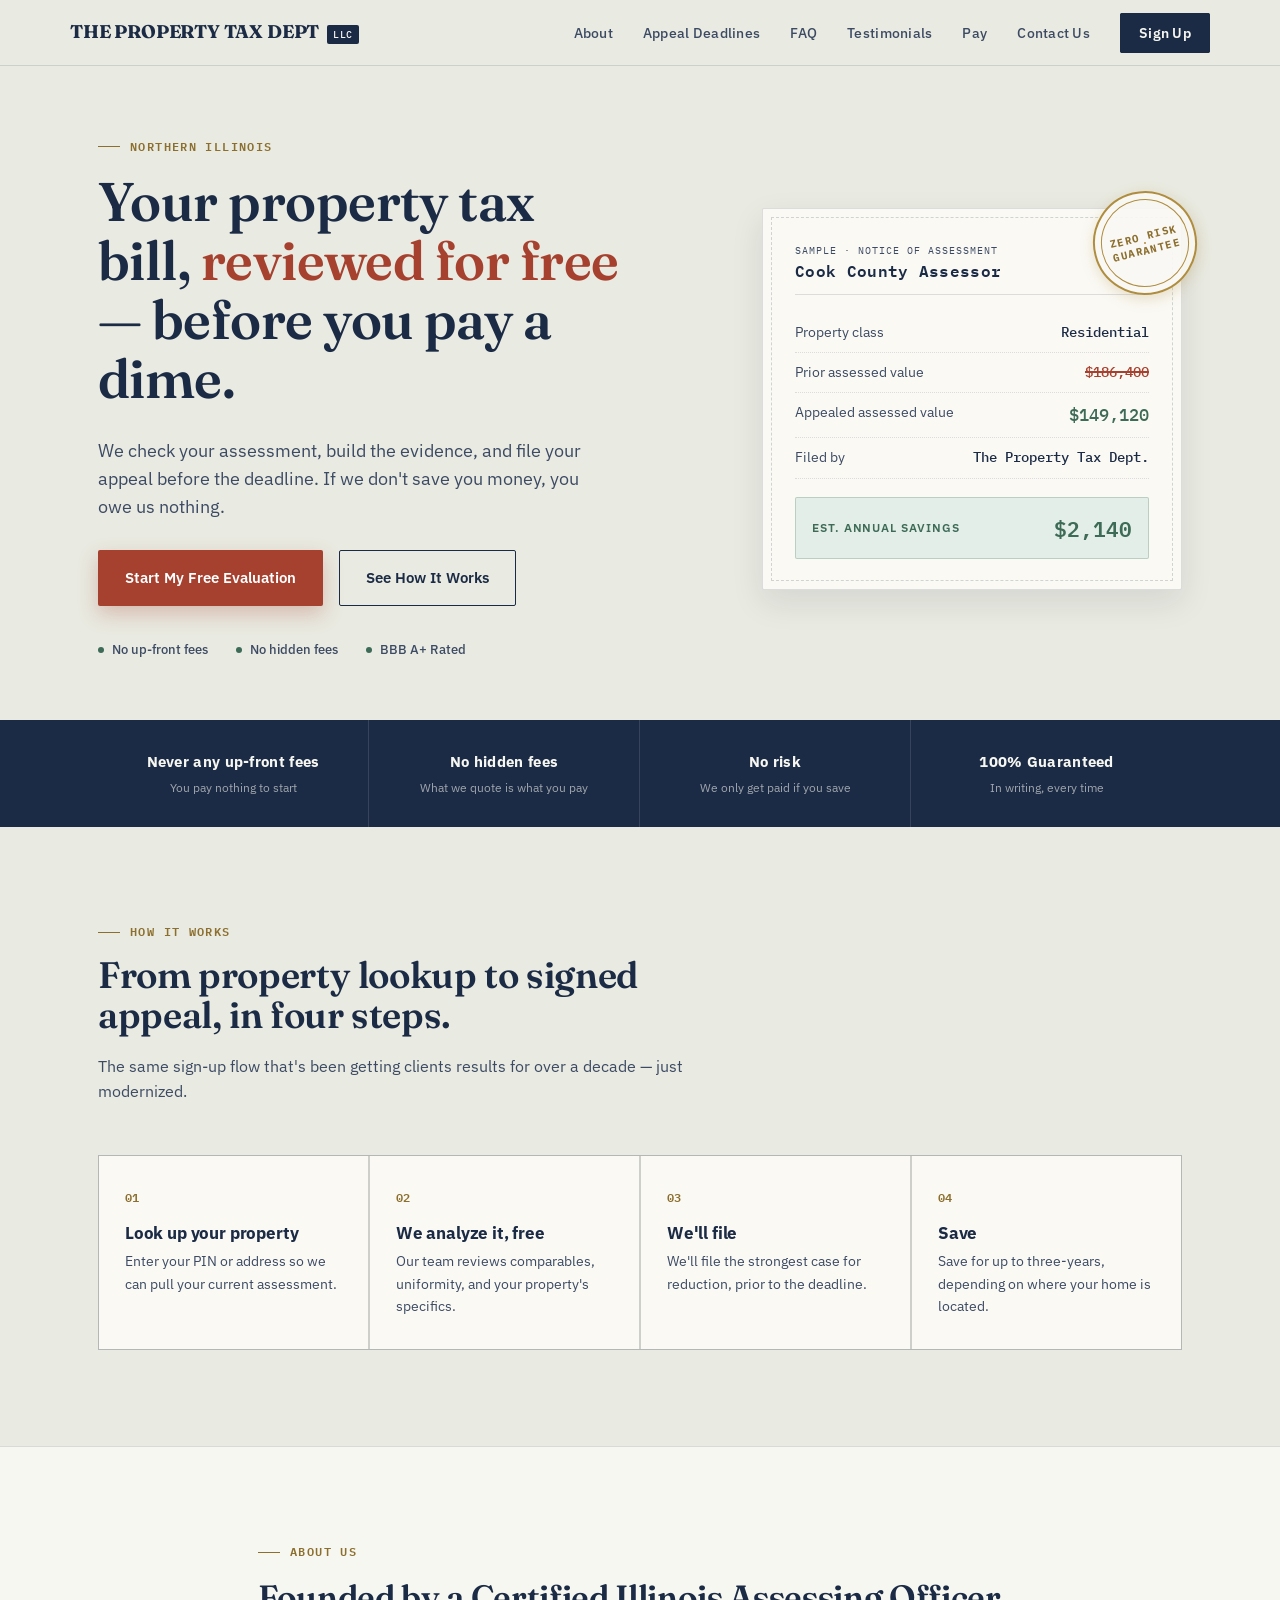
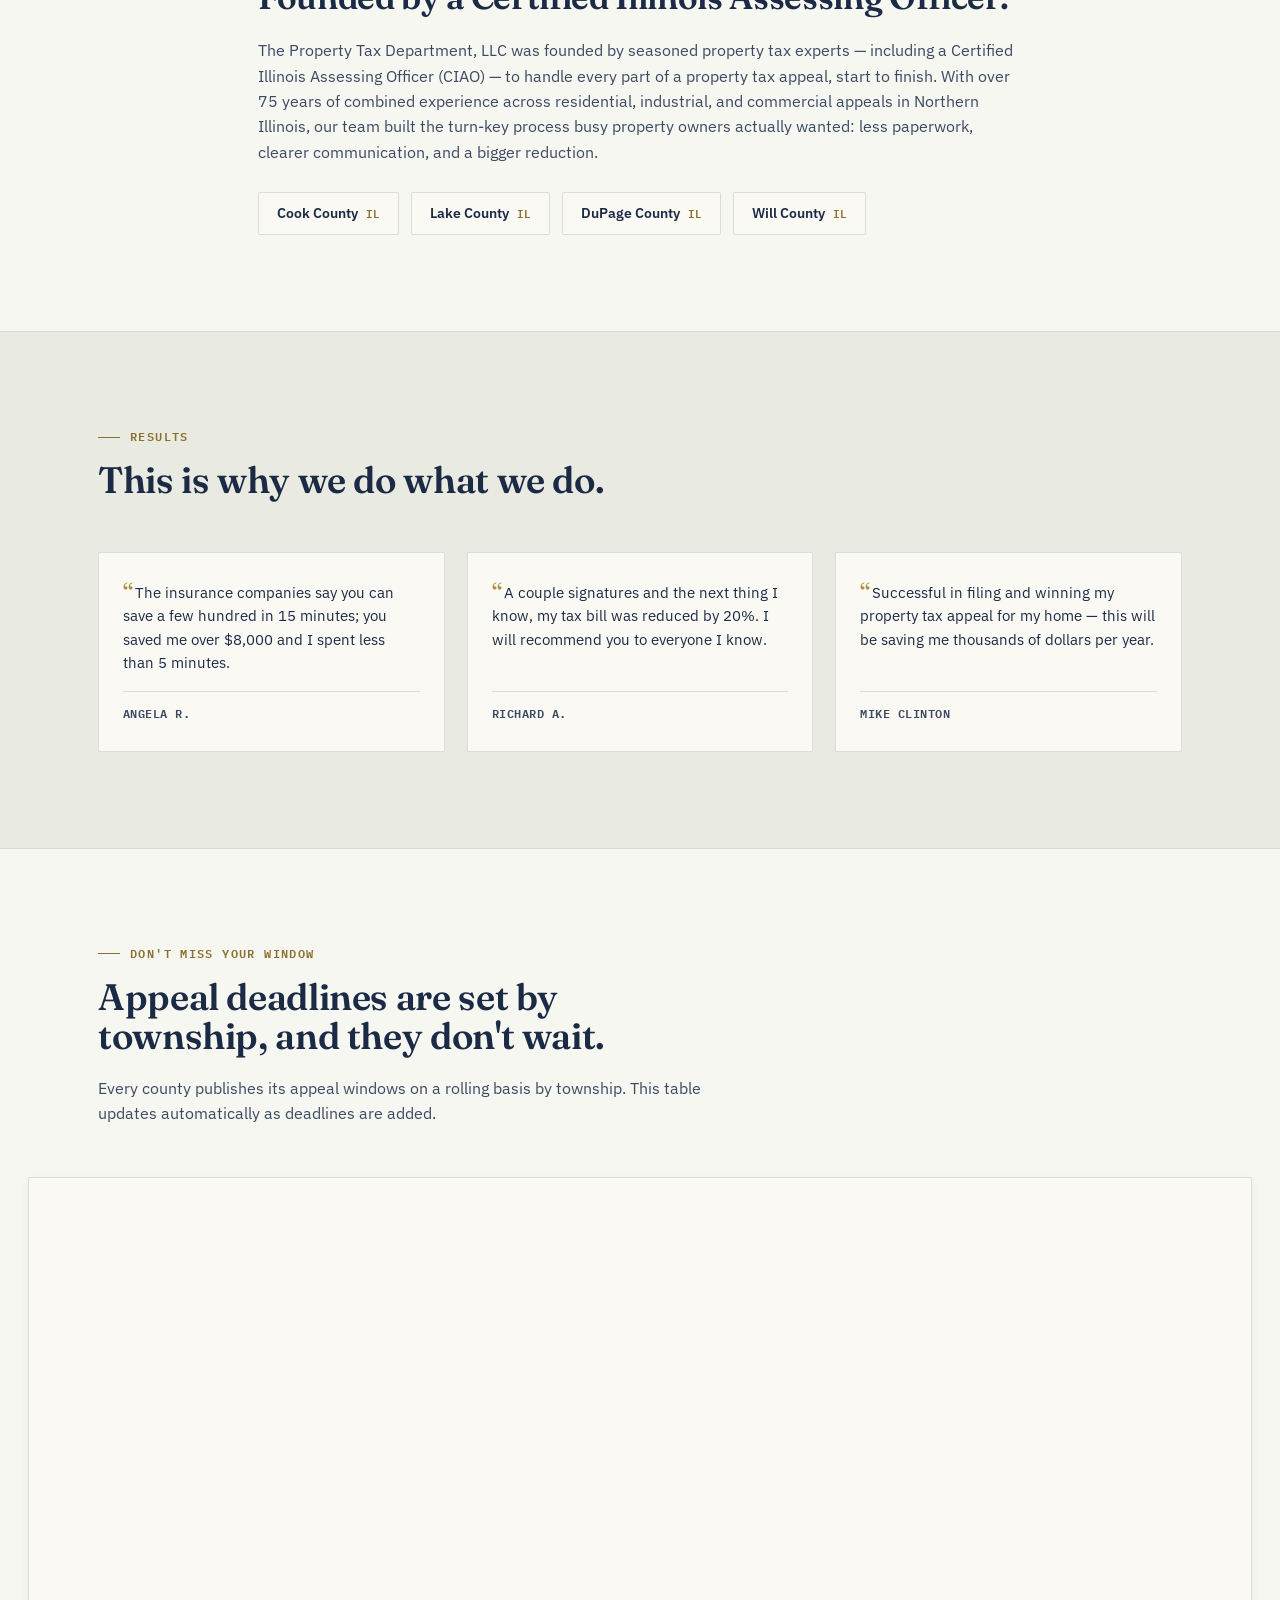
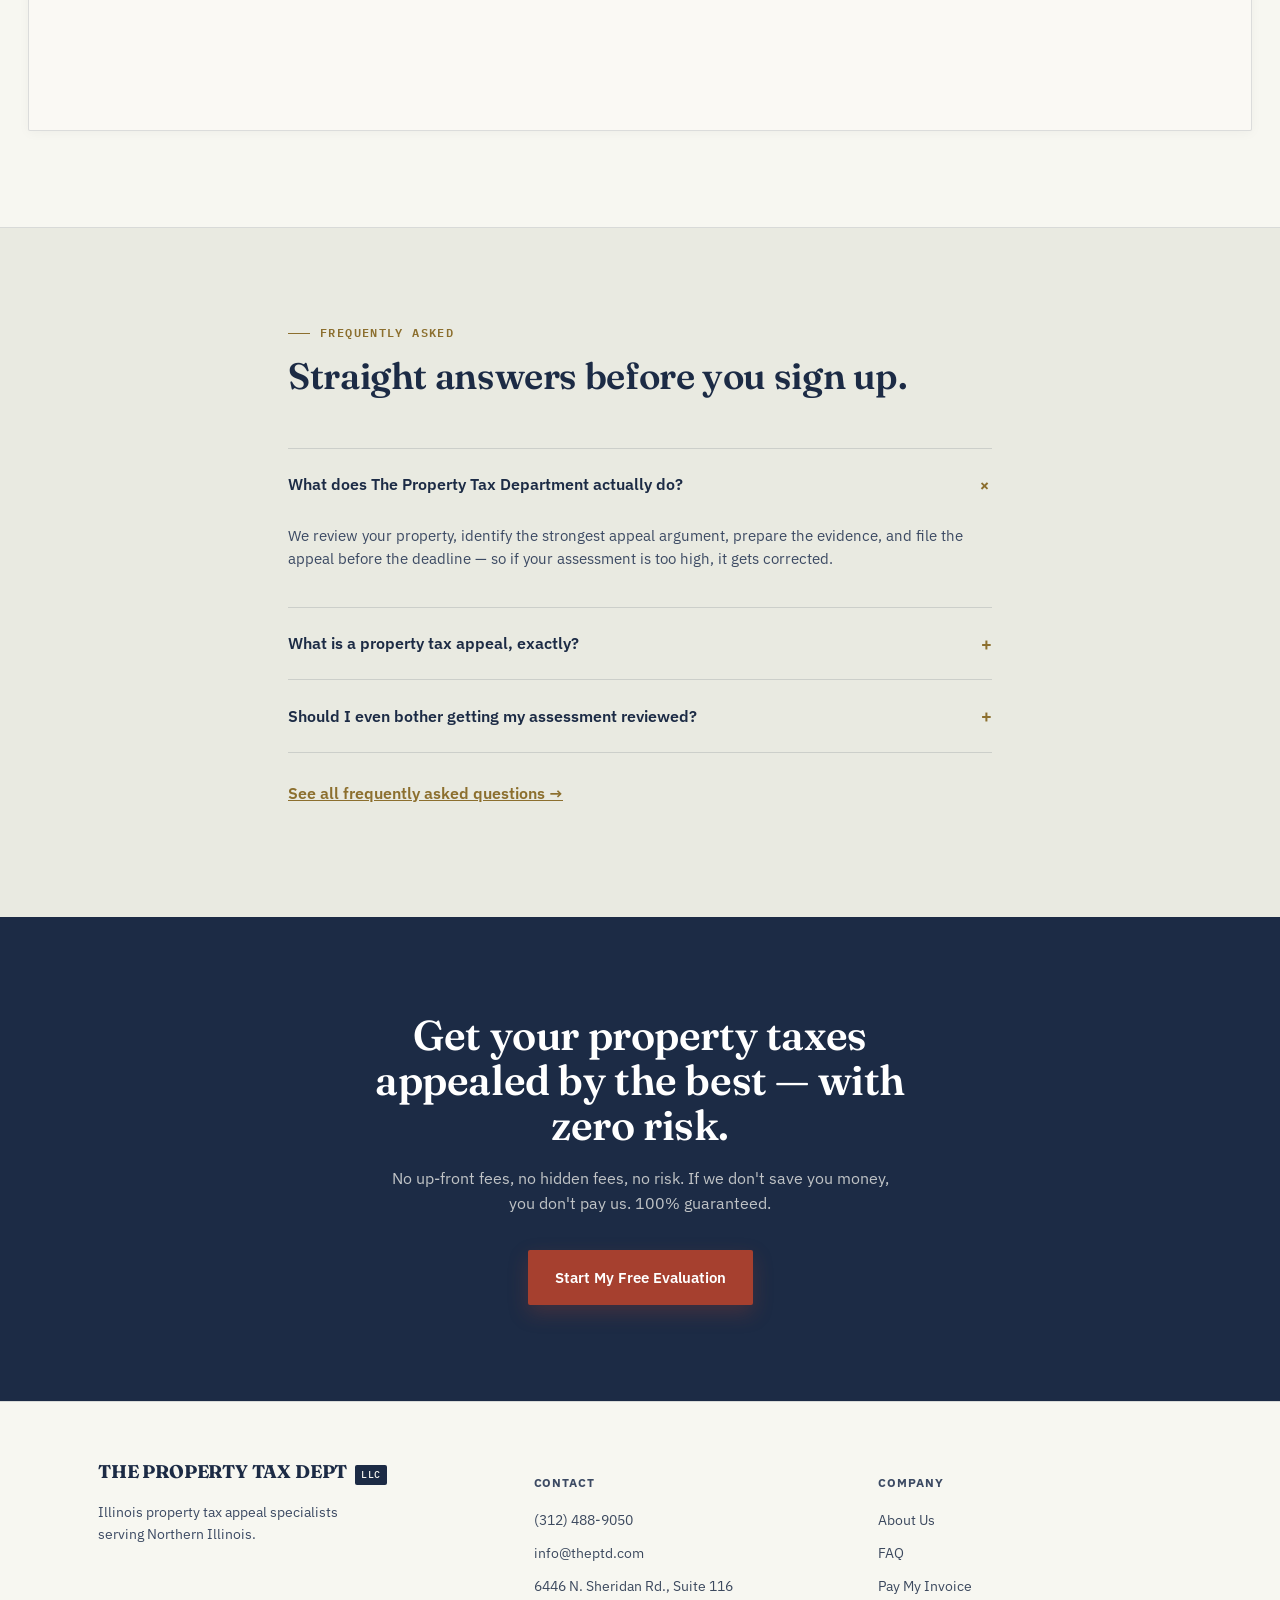
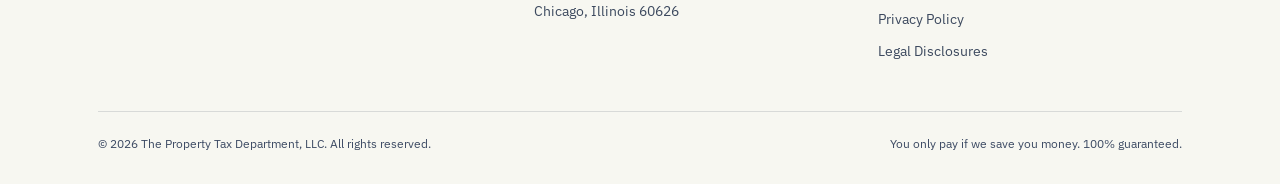
<file: index.html>
<!DOCTYPE html>
<html lang="en">
<head>
<meta charset="UTF-8">
<meta name="viewport" content="width=device-width, initial-scale=1.0">
<title>The Property Tax Department, LLC | Illinois Property Tax Appeals</title>
<meta name="description" content="Illinois property tax appeals. No up-front fees. No hidden fees. You only pay if we save you money — 100% guaranteed.">
<link rel="preconnect" href="https://fonts.googleapis.com">
<link href="https://fonts.googleapis.com/css2?family=Fraunces:opsz,wght@9..144,400;9..144,500;9..144,600;9..144,700&family=IBM+Plex+Sans:wght@400;500;600;700&family=IBM+Plex+Mono:wght@400;500;600&display=swap" rel="stylesheet">
<link rel="stylesheet" href="assets/site.css">
</head>
<body>

<header>
  <div class="wrap nav" id="navBar">
    <div class="logo">THE PROPERTY TAX DEPT<span>LLC</span></div>
    <nav id="mainNav">
      <ul>
        <li><a href="#about">About</a></li>
        <li><a href="#deadlines">Appeal Deadlines</a></li>
        <li><a href="faq.html">FAQ</a></li>
        <li><a href="#testimonials">Testimonials</a></li>
        <li><a href="pay.html">Pay</a></li>
        <li><a href="#contact">Contact Us</a></li>
        <li><a href="calculator/index.html" class="nav-cta">Sign Up</a></li>
      </ul>
    </nav>
    <button class="menu-btn" id="menuBtn" aria-label="Toggle menu"><span></span><span></span><span></span></button>
  </div>
</header>

<section class="hero">
  <div class="wrap hero-grid">
    <div>
      <div class="eyebrow">Northern Illinois</div>
      <h1>Your property tax bill, <em>reviewed for free</em> — before you pay a dime.</h1>
      <p class="lede">We check your assessment, build the evidence, and file your appeal before the deadline. If we don't save you money, you owe us nothing.</p>
      <div class="hero-actions">
        <a href="calculator/index.html" class="btn btn-primary">Start My Free Evaluation</a>
        <a href="#how" class="btn btn-ghost">See How It Works</a>
      </div>
      <div class="trust-row">
        <div class="trust-item"><span class="dot"></span> No up-front fees</div>
        <div class="trust-item"><span class="dot"></span> No hidden fees</div>
        <div class="trust-item"><span class="dot"></span> BBB A+ Rated</div>
      </div>
    </div>
    <div>
      <div class="notice-card">
        <div class="stamp">Zero Risk<br>Guarantee</div>
        <div class="notice-head">
          <div>
            <div class="tag">Sample · Notice of Assessment</div>
            <h3>Cook County Assessor</h3>
          </div>
        </div>
        <div class="notice-row"><span>Property class</span><span class="val">Residential</span></div>
        <div class="notice-row"><span>Prior assessed value</span><span class="val assessed-old">$186,400</span></div>
        <div class="notice-row"><span>Appealed assessed value</span><span class="val assessed-new">$149,120</span></div>
        <div class="notice-row"><span>Filed by</span><span class="val">The Property Tax Dept.</span></div>
        <div class="notice-savings">
          <span class="label">Est. Annual Savings</span>
          <span class="amount">$2,140</span>
        </div>
      </div>
    </div>
  </div>
</section>

<div class="guarantee-bar">
  <div class="wrap guarantee-inner">
    <div class="guarantee-item"><div class="g-label">Never any up-front fees</div><div class="g-sub">You pay nothing to start</div></div>
    <div class="guarantee-item"><div class="g-label">No hidden fees</div><div class="g-sub">What we quote is what you pay</div></div>
    <div class="guarantee-item"><div class="g-label">No risk</div><div class="g-sub">We only get paid if you save</div></div>
    <div class="guarantee-item"><div class="g-label">100% Guaranteed</div><div class="g-sub">In writing, every time</div></div>
  </div>
</div>

<section id="how">
  <div class="wrap">
    <div class="section-head">
      <div class="eyebrow">How it works</div>
      <h2>From property lookup to signed appeal, in four steps.</h2>
      <p>The same sign-up flow that's been getting clients results for over a decade — just modernized.</p>
    </div>
    <div class="steps">
      <div class="step"><span class="num">01</span><h3>Look up your property</h3><p>Enter your PIN or address so we can pull your current assessment.</p></div>
      <div class="step"><span class="num">02</span><h3>We analyze it, free</h3><p>Our team reviews comparables, uniformity, and your property's specifics.</p></div>
      <div class="step"><span class="num">03</span><h3>We'll file</h3><p>We'll file the strongest case for reduction, prior to the deadline.</p></div>
      <div class="step"><span class="num">04</span><h3>Save</h3><p>Save for up to three-years, depending on where your home is located.</p></div>
    </div>
  </div>
</section>

<section id="about" style="background:var(--paper-light); border-top:1px solid var(--line); border-bottom:1px solid var(--line);">
  <div class="wrap" style="max-width:820px;">
    <div class="eyebrow">About us</div>
    <h2 style="font-size:clamp(1.6rem,3vw,2.1rem); margin-bottom:22px;">Founded by a Certified Illinois Assessing Officer.</h2>
    <p style="color:var(--ink-soft); font-size:1.02rem;">The Property Tax Department, LLC was founded by seasoned property tax experts — including a Certified Illinois Assessing Officer (CIAO) — to handle every part of a property tax appeal, start to finish. With over 75 years of combined experience across residential, industrial, and commercial appeals in Northern Illinois, our team built the turn-key process busy property owners actually wanted: less paperwork, clearer communication, and a bigger reduction.</p>
    <div class="counties" style="margin-top:28px;">
      <div class="county-chip">Cook County <span class="mono">IL</span></div>
      <div class="county-chip">Lake County <span class="mono">IL</span></div>
      <div class="county-chip">DuPage County <span class="mono">IL</span></div>
      <div class="county-chip">Will County <span class="mono">IL</span></div>
    </div>
  </div>
</section>

<section id="testimonials">
  <div class="wrap">
    <div class="section-head">
      <div class="eyebrow">Results</div>
      <h2>This is why we do what we do.</h2>
    </div>
    <div class="testi-grid">
      <div class="testi-card">
        <div class="quote">The insurance companies say you can save a few hundred in 15 minutes; you saved me over $8,000 and I spent less than 5 minutes.</div>
        <div class="testi-name">Angela R.</div>
      </div>
      <div class="testi-card">
        <div class="quote">A couple signatures and the next thing I know, my tax bill was reduced by 20%. I will recommend you to everyone I know.</div>
        <div class="testi-name">Richard A.</div>
      </div>
      <div class="testi-card">
        <div class="quote">Successful in filing and winning my property tax appeal for my home — this will be saving me thousands of dollars per year.</div>
        <div class="testi-name">Mike Clinton</div>
      </div>
    </div>
  </div>
</section>

<section id="deadlines" style="background:var(--paper-light); border-top:1px solid var(--line); border-bottom:1px solid var(--line);">
  <div class="wrap">
    <div class="section-head">
      <div class="eyebrow">Don't miss your window</div>
      <h2>Appeal deadlines are set by township, and they don't wait.</h2>
      <p>Every county publishes its appeal windows on a rolling basis by township. This table updates automatically as deadlines are added.</p>
    </div>
  </div>

  <div style="max-width:1300px; margin:0 auto; padding:0 28px;">
    <div style="background:var(--card); border:1px solid var(--line); border-radius:2px; padding:16px; box-shadow: rgba(0,0,0,0.04) 0px 2px 12px;">
      <iframe
        src="https://docs.google.com/spreadsheets/d/e/2PACX-1vSF_vJzqZFuaHN1BcsXZgl0Tn5GGSOuaWz_ckgbdcPoq-x3xvMTUa63Mqg_fzvIWC4XulEvadtZM7b4/pubhtml?widget=true&amp;headers=false"
        title="Cook County and Lake County appeal deadlines"
        loading="lazy"
        style="width:100%; height:520px; border:none; display:block;">
      </iframe>
    </div>
  </div>
</section>

<section id="faq">
  <div class="wrap" style="max-width:760px;">
    <div class="section-head">
      <div class="eyebrow">Frequently asked</div>
      <h2>Straight answers before you sign up.</h2>
    </div>
    <div class="faq-list">
      <div class="faq-item open">
        <div class="q"><span>What does The Property Tax Department actually do?</span><span class="plus">+</span></div>
        <div class="a"><p>We review your property, identify the strongest appeal argument, prepare the evidence, and file the appeal before the deadline — so if your assessment is too high, it gets corrected.</p></div>
      </div>
      <div class="faq-item">
        <div class="q"><span>What is a property tax appeal, exactly?</span><span class="plus">+</span></div>
        <div class="a"><p>It's a request to reduce your property's assessed value — not the tax rate, your school district, or local spending. It's based on market value, comparables, uniformity, and other relevant evidence.</p></div>
      </div>
      <div class="faq-item">
        <div class="q"><span>Should I even bother getting my assessment reviewed?</span><span class="plus">+</span></div>
        <div class="a"><p>If you own property in Northern Illinois, it's worth checking — especially if your assessment recently increased, you bought recently, or similar nearby homes are assessed lower.</p></div>
      </div>
    </div>
    <p style="margin-top:28px;"><a href="faq.html" class="link" style="color:var(--brass-dark); text-decoration:underline; font-weight:600;">See all frequently asked questions →</a></p>
  </div>
</section>

<section id="signup" class="final-cta">
  <div class="wrap">
    <h2>Get your property taxes appealed by the best — with zero risk.</h2>
    <p>No up-front fees, no hidden fees, no risk. If we don't save you money, you don't pay us. 100% guaranteed.</p>
    <a href="calculator/index.html" class="btn btn-primary">Start My Free Evaluation</a>
  </div>
</section>

<footer id="contact">
  <div class="wrap">
    <div class="foot-grid">
      <div>
        <div class="logo" style="margin-bottom:14px;">THE PROPERTY TAX DEPT<span>LLC</span></div>
        <p style="color:var(--ink-soft); font-size:.9rem; max-width:34ch;">Illinois property tax appeal specialists serving Northern Illinois.</p>
      </div>
      <div>
        <h4>Contact</h4>
        <ul>
          <li><a href="tel:3124889050">(312) 488-9050</a></li>
          <li><a href="mailto:info@theptd.com">info@theptd.com</a></li>
          <li><a href="#">6446 N. Sheridan Rd., Suite 116<br>Chicago, Illinois 60626</a></li>
        </ul>
      </div>
      <div>
        <h4>Company</h4>
        <ul>
          <li><a href="#about">About Us</a></li>
          <li><a href="faq.html">FAQ</a></li>
          <li><a href="pay.html">Pay My Invoice</a></li>
          <li><a href="privacy-policy.html">Privacy Policy</a></li>
          <li><a href="legal-disclosures.html">Legal Disclosures</a></li>
        </ul>
      </div>
    </div>
    <div class="foot-bottom">
      <span>© 2026 The Property Tax Department, LLC. All rights reserved.</span>
      <span>You only pay if we save you money. 100% guaranteed.</span>
    </div>
  </div>
</footer>

<script>
  const menuBtn = document.getElementById('menuBtn');
  const mainNav = document.getElementById('mainNav');
  menuBtn.addEventListener('click', () => mainNav.classList.toggle('open'));

  document.querySelectorAll('.faq-item .q').forEach(q => {
    q.addEventListener('click', () => {
      const item = q.parentElement;
      const wasOpen = item.classList.contains('open');
      document.querySelectorAll('.faq-item').forEach(i => i.classList.remove('open'));
      if(!wasOpen) item.classList.add('open');
    });
  });
</script>

</body>
</html>
</file>
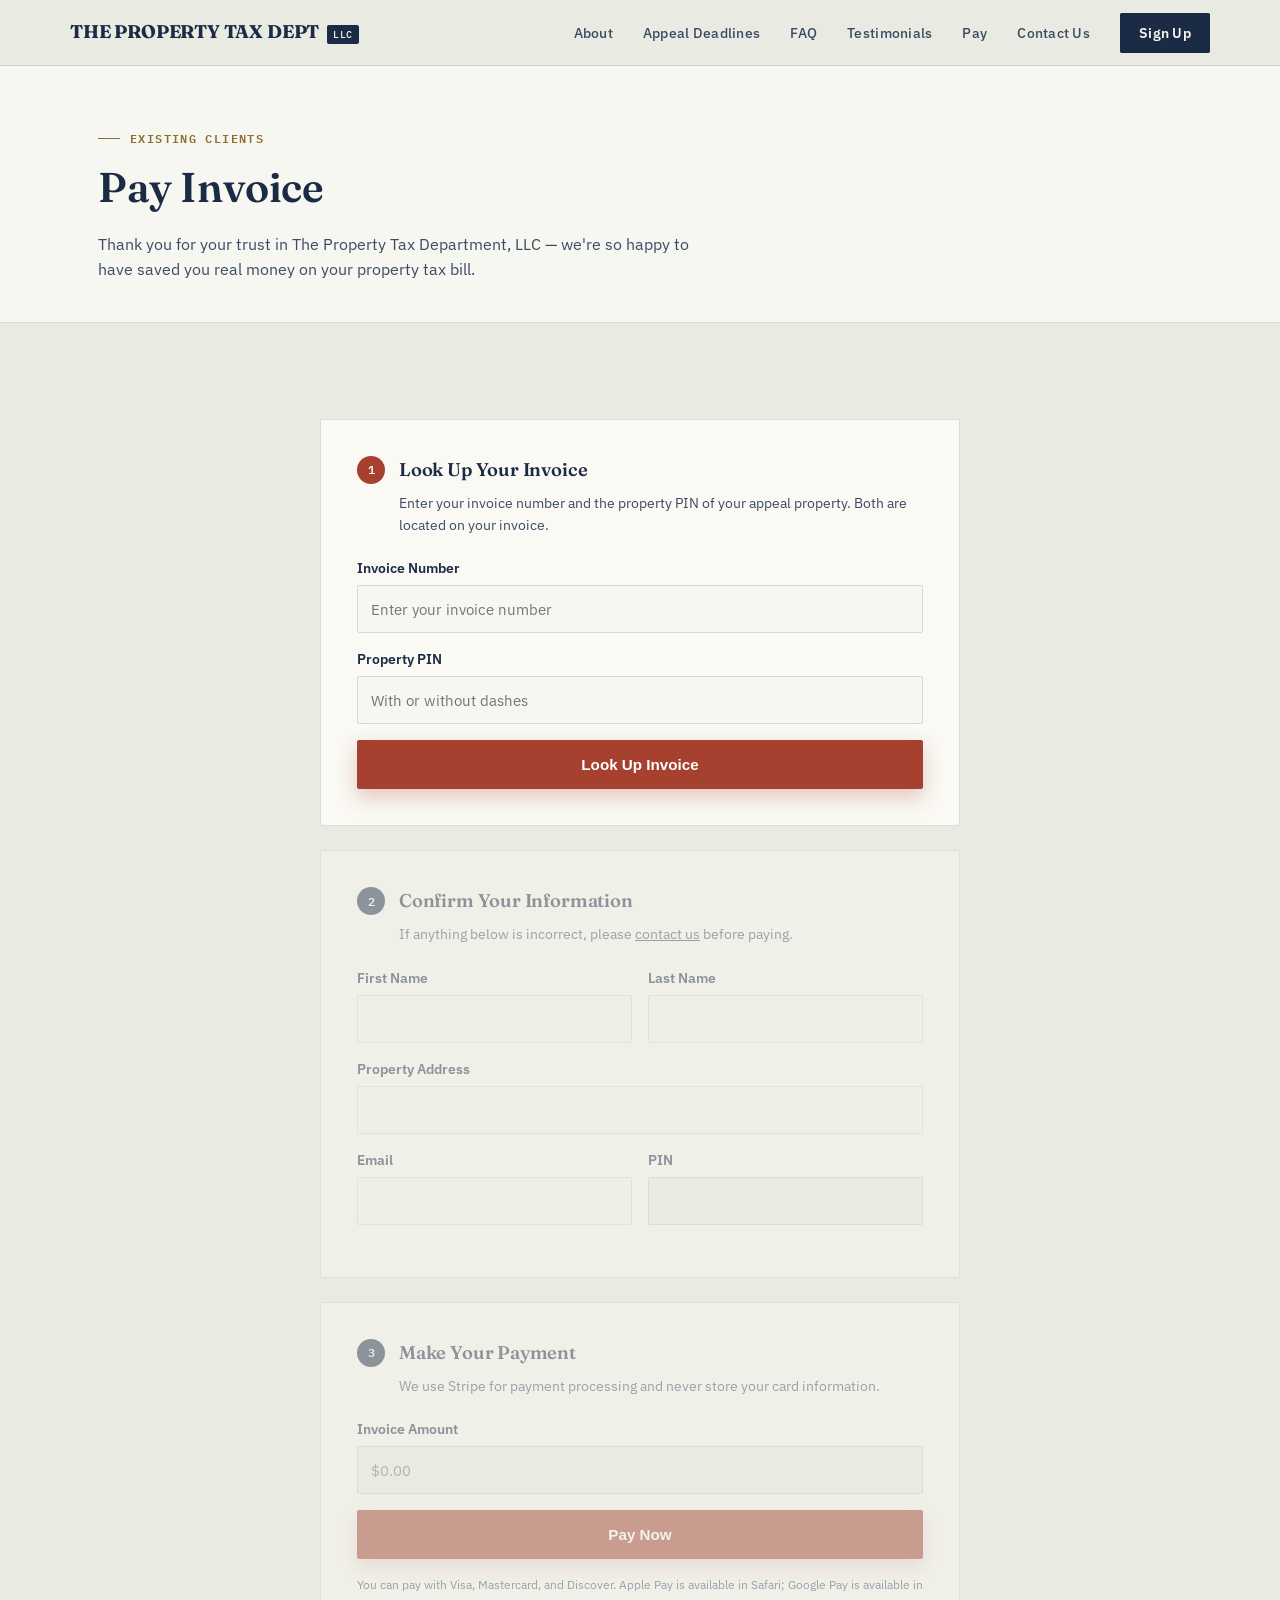
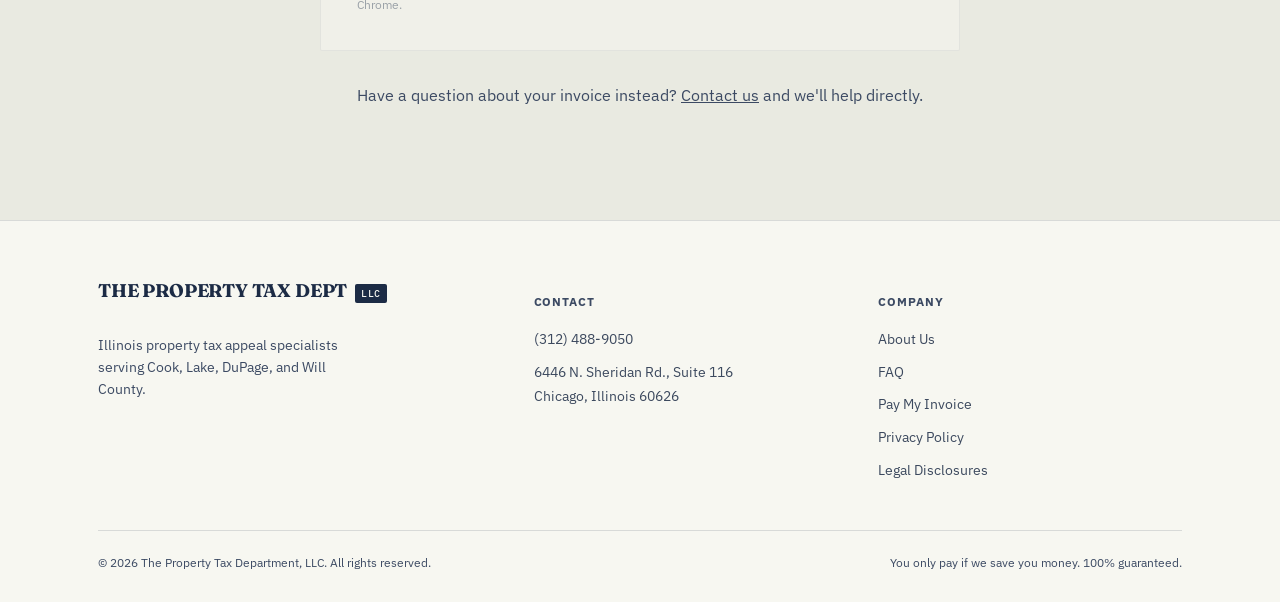
<file: payment/index.html>
<!DOCTYPE html>
<html lang="en">
<head>
<meta charset="UTF-8">
<title>Redirecting&hellip;</title>
<meta name="robots" content="noindex">
<script>location.replace('/pay.html' + location.search + location.hash);</script>
<noscript><meta http-equiv="refresh" content="0; url=/pay.html"></noscript>
</head>
<body>
<p>Redirecting to <a href="/pay.html">the payment page</a>&hellip;</p>
</body>
</html>
</file>
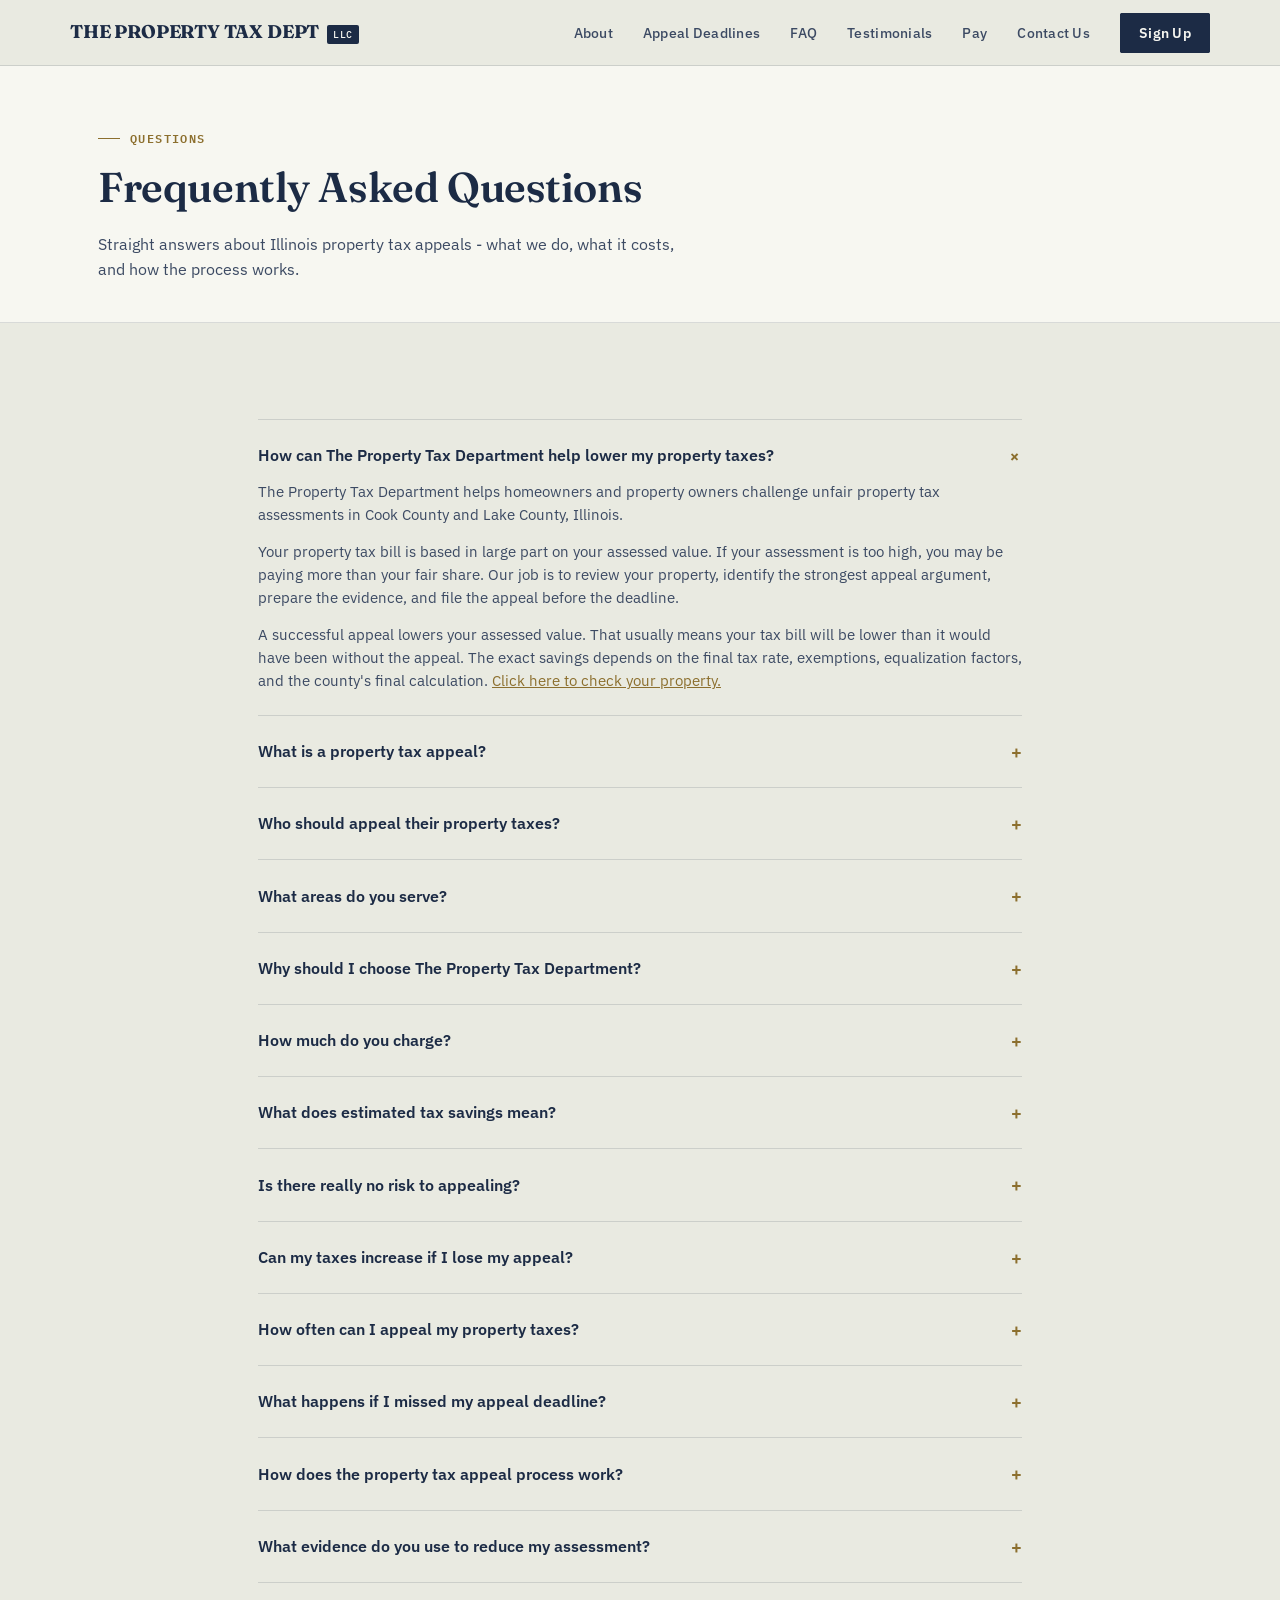
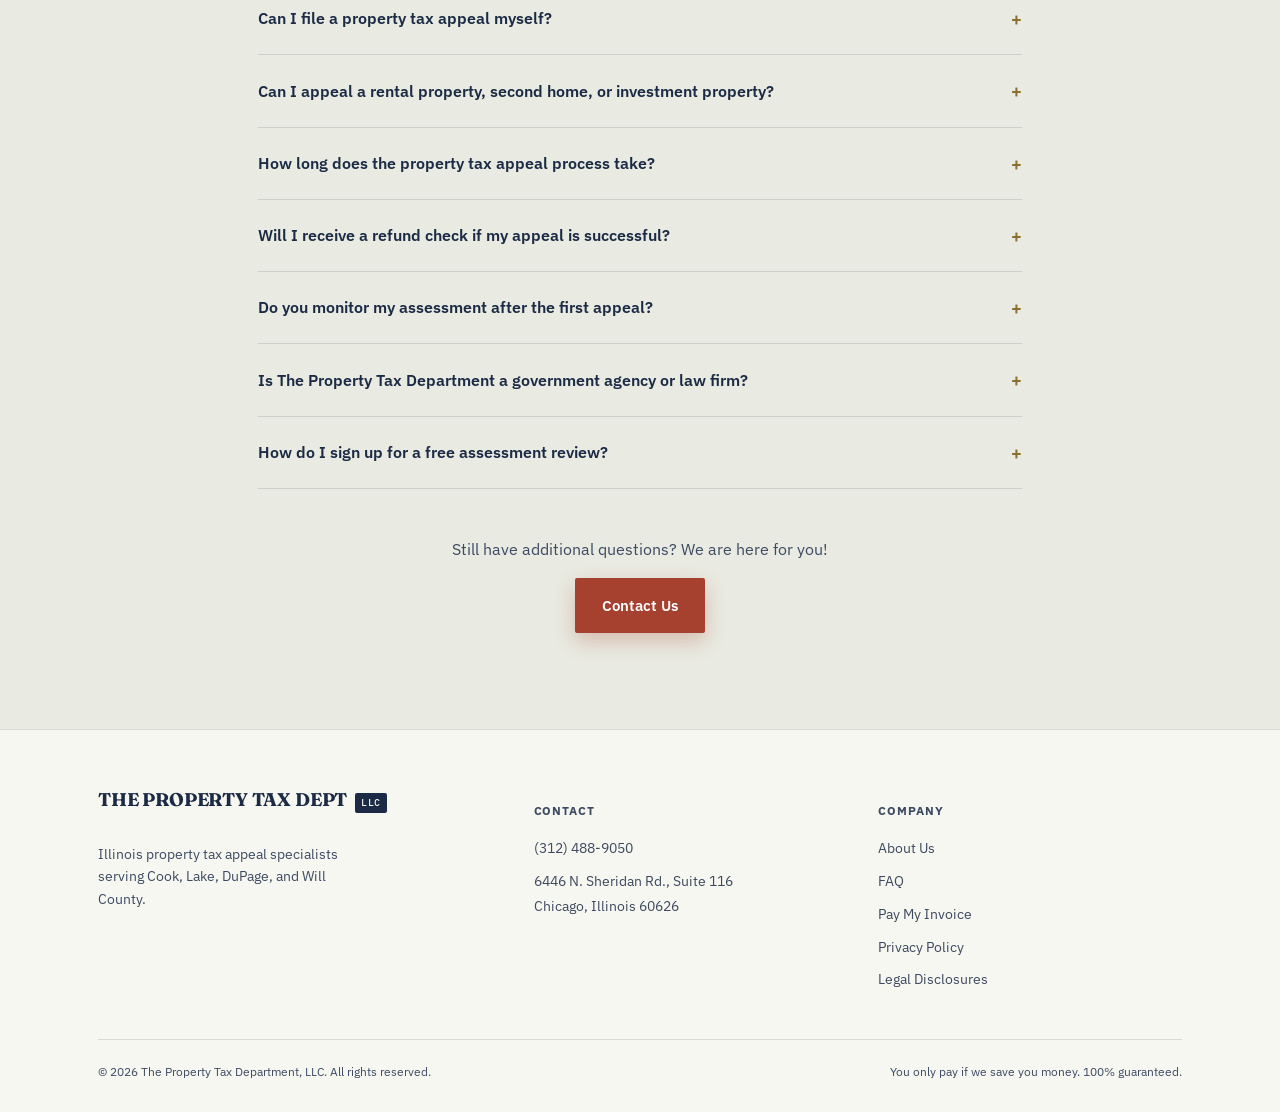
<file: faq.html>
<!DOCTYPE html>
<html lang="en">
<head>
<meta charset="UTF-8">
<meta name="viewport" content="width=device-width, initial-scale=1.0">
<title>Frequently Asked Questions | The Property Tax Department, LLC</title>
<meta name="description" content="Answers to common questions about Illinois property tax appeals, fees, deadlines, and how The Property Tax Department, LLC works.">
<link rel="preconnect" href="https://fonts.googleapis.com">
<link href="https://fonts.googleapis.com/css2?family=Fraunces:opsz,wght@9..144,400;9..144,500;9..144,600;9..144,700&family=IBM+Plex+Sans:wght@400;500;600;700&family=IBM+Plex+Mono:wght@400;500;600&display=swap" rel="stylesheet">
<link rel="stylesheet" href="assets/site.css">
<style>
  /* This page's real answers run much longer than the homepage teaser's,
     so the shared .faq-item .a fixed max-height (240px) would clip them.
     Height is set dynamically in JS instead - see script at bottom. */
  .faq-item .a{ max-height: 0; }
  .faq-item.open .a{ margin-top:12px; }
  .faq-item .a p{ margin: 0 0 1em; color: var(--ink-soft); }
  .faq-item .a p:last-child{ margin-bottom: 0; }
  .faq-item .a a{ color: var(--brass-dark); text-decoration: underline; }
</style>
</head>
<body>

<header>
  <div class="wrap nav" id="navBar">
    <a href="index.html" class="logo" style="text-decoration:none;">THE PROPERTY TAX DEPT<span>LLC</span></a>
    <nav id="mainNav">
      <ul>
        <li><a href="index.html#about">About</a></li>
        <li><a href="index.html#deadlines">Appeal Deadlines</a></li>
        <li><a href="faq.html">FAQ</a></li>
        <li><a href="index.html#testimonials">Testimonials</a></li>
        <li><a href="pay.html">Pay</a></li>
        <li><a href="index.html#contact">Contact Us</a></li>
        <li><a href="calculator/index.html" class="nav-cta">Sign Up</a></li>
      </ul>
    </nav>
    <button class="menu-btn" id="menuBtn" aria-label="Toggle menu"><span></span><span></span><span></span></button>
  </div>
</header>

<div class="page-hero">
  <div class="wrap">
    <div class="eyebrow">Questions</div>
    <h1>Frequently Asked Questions</h1>
    <p>Straight answers about Illinois property tax appeals - what we do, what it costs, and how the process works.</p>
  </div>
</div>

<section>
  <div class="wrap" style="max-width:820px;">
    <div class="faq-list" id="faqList">

      <div class="faq-item open">
        <div class="q"><span>How can The Property Tax Department help lower my property taxes?</span><span class="plus">+</span></div>
        <div class="a">
          <p>The Property Tax Department helps homeowners and property owners challenge unfair property tax assessments in Cook County and Lake County, Illinois.</p>
          <p>Your property tax bill is based in large part on your assessed value. If your assessment is too high, you may be paying more than your fair share. Our job is to review your property, identify the strongest appeal argument, prepare the evidence, and file the appeal before the deadline.</p>
          <p>A successful appeal lowers your assessed value. That usually means your tax bill will be lower than it would have been without the appeal. The exact savings depends on the final tax rate, exemptions, equalization factors, and the county's final calculation. <a href="calculator/index.html">Click here to check your property.</a></p>
        </div>
      </div>

      <div class="faq-item">
        <div class="q"><span>What is a property tax appeal?</span><span class="plus">+</span></div>
        <div class="a">
          <p>A property tax appeal is a request to reduce the assessed value of your property. It is not an appeal of the tax rate, your school district, or local government spending.</p>
          <p>The appeal focuses on whether the county's assessed value is fair based on market value, comparable properties, property characteristics, uniformity, purchase price, vacancy, damage, or other relevant evidence. If the county agrees that your assessment is too high, your assessed value may be reduced.</p>
        </div>
      </div>

      <div class="faq-item">
        <div class="q"><span>Who should appeal their property taxes?</span><span class="plus">+</span></div>
        <div class="a">
          <p>Every property owner should at least have their assessment reviewed. You do not need to know whether your assessment is wrong before contacting us - that is what we check for you.</p>
          <p>An appeal review is especially important if your assessment recently increased, you purchased your property within the last few years, your home is assessed higher than similar nearby homes, your property needs repairs, you completed construction or remodeling, you own a rental or investment property, your property suffered damage, or you are not sure whether your exemptions are correct. In short, if you own property in Cook County or Lake County, it is worth checking.</p>
        </div>
      </div>

      <div class="faq-item">
        <div class="q"><span>What areas do you serve?</span><span class="plus">+</span></div>
        <div class="a">
          <p>The Property Tax Department primarily helps property owners with Cook County property tax appeals and Lake County property tax appeals in Illinois. We handle residential property tax appeals, rental property appeals, investment property appeals, and certain commercial assessment reviews.</p>
          <p>If your property is outside Cook County or Lake County, we may still be able to review it or point you in the right direction.</p>
        </div>
      </div>

      <div class="faq-item">
        <div class="q"><span>Why should I choose The Property Tax Department?</span><span class="plus">+</span></div>
        <div class="a">
          <p>You should choose The Property Tax Department because property tax appeals are what we do every day. Our company was founded by a property tax professional who has served as an Illinois assessor and is a Certified Illinois Assessing Officer.</p>
          <p>Our team has more than 87 years of combined property tax experience, has handled tens of thousands of appeals, and has helped save clients millions of dollars in property taxes. We know how assessors and Boards of Review evaluate evidence because we understand the system from the inside - that experience helps us identify arguments and comparable properties that many property owners and basic filing services miss.</p>
          <p>We also work on a contingency fee basis. There is no upfront fee. If we do not lower your assessment, you do not owe us a fee for the appeal.</p>
        </div>
      </div>

      <div class="faq-item">
        <div class="q"><span>How much do you charge?</span><span class="plus">+</span></div>
        <div class="a">
          <p>There is no upfront fee to file a standard residential property tax appeal with The Property Tax Department. Our fee is a contingency fee equal to 33% of the estimated first-year tax savings from a successful appeal.</p>
          <p>That means we are only paid if we reduce your assessment and create estimated tax savings. You keep 67% of the first-year savings and The Property Tax Department receives 33%. Future savings from that same appeal benefit you 100%, unless you later authorize a new appeal or additional service. No reduction means no fee.</p>
        </div>
      </div>

      <div class="faq-item">
        <div class="q"><span>What does estimated tax savings mean?</span><span class="plus">+</span></div>
        <div class="a">
          <p>Estimated tax savings means the difference between what your tax bill was expected to be without the appeal and what it is expected to be after the successful reduction.</p>
          <p>Sometimes the county has not released every final number yet, such as the final tax rate, equalization factor, or tax bill calculation. When that happens, savings must be estimated using the best available county data. Once final tax information is available, the savings can be confirmed or adjusted based on the county's actual figures.</p>
        </div>
      </div>

      <div class="faq-item">
        <div class="q"><span>Is there really no risk to appealing?</span><span class="plus">+</span></div>
        <div class="a">
          <p>There is no upfront financial risk when you hire The Property Tax Department for a standard appeal. If we do not obtain a reduction, you do not owe us a fee for that appeal.</p>
          <p>The practical risk of an appeal is very low. In most unsuccessful appeals, the result is simply "no change," meaning the assessment stays the same. Our guarantee is simple: no reduction, no fee.</p>
        </div>
      </div>

      <div class="faq-item">
        <div class="q"><span>Can my taxes increase if I lose my appeal?</span><span class="plus">+</span></div>
        <div class="a">
          <p>In a typical property tax appeal, an unsuccessful appeal results in no change. That means the county did not agree to reduce the assessment, and the assessment remains the same. The county is not supposed to punish property owners for appealing.</p>
          <p>However, any assessing office can correct factual errors, omitted property information, or changes to a property if those issues are discovered through the normal assessment process. For most homeowners, the realistic downside of an appeal is that nothing changes.</p>
        </div>
      </div>

      <div class="faq-item">
        <div class="q"><span>How often can I appeal my property taxes?</span><span class="plus">+</span></div>
        <div class="a">
          <p>You can usually appeal every year when the county opens the appeal window for your township or assessment area. Cook County follows a three-year reassessment cycle. Lake County and many other Illinois counties follow a four-year general assessment cycle.</p>
          <p>Even when your property is not in a major reassessment year, it can still be worth reviewing your assessment because values, exemptions, property characteristics, and comparable properties can change. The most important rule is simple: do not miss your deadline - appeal windows are short. <a href="index.html#deadlines">View current appeal deadlines.</a></p>
        </div>
      </div>

      <div class="faq-item">
        <div class="q"><span>What happens if I missed my appeal deadline?</span><span class="plus">+</span></div>
        <div class="a">
          <p>If your appeal deadline has already passed, you may have to wait until the next available appeal window. That does not mean you should ignore it. You can still <a href="calculator/index.html">sign up for a review</a>, and we can monitor your property so you do not miss the next opportunity to appeal.</p>
          <p>This is especially important in Cook County and Lake County because appeal deadlines vary by township and are easy to miss.</p>
        </div>
      </div>

      <div class="faq-item">
        <div class="q"><span>How does the property tax appeal process work?</span><span class="plus">+</span></div>
        <div class="a">
          <p>When you hire The Property Tax Department, we handle the appeal process for you. First, we review your property, assessment history, exemptions, market value, and comparable properties. Then we determine whether there is a basis to file an appeal.</p>
          <p>If there is, we prepare the strongest available evidence, file the appeal before the county deadline, monitor the case, and review the county's decision. You do not have to gather comparable sales, figure out county rules, or track multiple deadlines yourself - we handle the details.</p>
        </div>
      </div>

      <div class="faq-item">
        <div class="q"><span>What evidence do you use to reduce my assessment?</span><span class="plus">+</span></div>
        <div class="a">
          <p>Every property is different, so we do not use the same argument for every appeal. Depending on the property, we may review comparable sales, comparable assessed values, uniformity issues with similar nearby properties, recent purchase price, property condition, incorrect property characteristics, vacancy or income issues, assessment history, neighborhood trends, and township data.</p>
          <p>The goal is not just to file an appeal. The goal is to file the right appeal with the strongest evidence available.</p>
        </div>
      </div>

      <div class="faq-item">
        <div class="q"><span>Can I file a property tax appeal myself?</span><span class="plus">+</span></div>
        <div class="a">
          <p>Yes. You can file a property tax appeal yourself. The question is whether you know what evidence to use, which comparable properties matter, how the county reviews appeals, what deadline applies, and how to avoid weakening your own case.</p>
          <p>Many homeowners file appeals with weak or incomplete evidence. Others miss the deadline entirely. The Property Tax Department handles the research, evidence, filing, and follow-up for you. Since there is no upfront fee and no fee unless we reduce your assessment, most clients prefer to have an experienced team handle it.</p>
        </div>
      </div>

      <div class="faq-item">
        <div class="q"><span>Can I appeal a rental property, second home, or investment property?</span><span class="plus">+</span></div>
        <div class="a">
          <p>Yes. You can appeal a property if you own it or are responsible for the property taxes. That includes primary homes, second homes, rental properties, investment properties, and certain commercial properties.</p>
          <p>Rental and investment properties may have additional appeal arguments, especially when there are vacancy, income, condition, or market value issues.</p>
        </div>
      </div>

      <div class="faq-item">
        <div class="q"><span>How long does the property tax appeal process take?</span><span class="plus">+</span></div>
        <div class="a">
          <p>The timeline depends on the county, township, appeal level, and when you sign up. Most assessment appeals take several months from filing to decision. Some appeals move faster, and some take longer. Appeals to higher levels, such as the Illinois Property Tax Appeal Board, can take much longer.</p>
          <p>We track the deadlines and status for you, so you do not have to keep checking county websites or worry about missing the next step.</p>
        </div>
      </div>

      <div class="faq-item">
        <div class="q"><span>Will I receive a refund check if my appeal is successful?</span><span class="plus">+</span></div>
        <div class="a">
          <p>Not always. Most successful appeals reduce the tax bill you would have owed. That savings may show up as a lower bill, not as a separate refund check. In some situations, especially when a reduction is applied after a bill has already been paid, the county may issue a refund or credit.</p>
          <p>The timing and method depend on the county and where the case is in the billing cycle. The important point is this: a successful appeal lowers the assessment used to calculate your taxes. Whether that savings appears as a lower bill, credit, or refund depends on timing.</p>
        </div>
      </div>

      <div class="faq-item">
        <div class="q"><span>Do you monitor my assessment after the first appeal?</span><span class="plus">+</span></div>
        <div class="a">
          <p>Yes, when authorized, The Property Tax Department can continue monitoring your assessment so you do not miss future opportunities to reduce your property taxes.</p>
          <p>This matters because appeal deadlines are short, reassessment cycles vary, and many homeowners do not realize they should appeal until the deadline has already passed. Our goal is to keep you protected year after year, not just file one appeal and disappear.</p>
        </div>
      </div>

      <div class="faq-item">
        <div class="q"><span>Is The Property Tax Department a government agency or law firm?</span><span class="plus">+</span></div>
        <div class="a">
          <p>No. The Property Tax Department, LLC is a private property tax consulting firm. We are not a government agency.</p>
          <p>We help property owners navigate the Cook County and Lake County property tax appeal process. We review assessments, prepare evidence, monitor deadlines, and help clients pursue fair property tax reductions.</p>
        </div>
      </div>

      <div class="faq-item">
        <div class="q"><span>How do I sign up for a free assessment review?</span><span class="plus">+</span></div>
        <div class="a">
          <p>Signing up is simple. Enter your property address, review the available information, and complete the short sign-up process.</p>
          <p>Once you sign up, The Property Tax Department reviews your property and determines whether there is a basis to pursue a reduction. If an appeal makes sense, we handle the process for you. <a href="calculator/index.html">Click here to begin.</a></p>
        </div>
      </div>

    </div>

    <div style="margin-top:48px; text-align:center;">
      <p style="color:var(--ink-soft); margin-bottom:16px;">Still have additional questions? We are here for you!</p>
      <a href="index.html#contact" class="btn btn-primary">Contact Us</a>
    </div>

  </div>
</section>

<footer id="contact">
  <div class="wrap">
    <div class="foot-grid">
      <div>
        <a href="index.html" class="logo" style="margin-bottom:14px; text-decoration:none; display:inline-flex;">THE PROPERTY TAX DEPT<span>LLC</span></a>
        <p style="color:var(--ink-soft); font-size:.9rem; max-width:34ch;">Illinois property tax appeal specialists serving Cook, Lake, DuPage, and Will County.</p>
      </div>
      <div>
        <h4>Contact</h4>
        <ul>
          <li><a href="tel:3124889050">(312) 488-9050</a></li>
          <li><a href="index.html#contact">6446 N. Sheridan Rd., Suite 116<br>Chicago, Illinois 60626</a></li>
        </ul>
      </div>
      <div>
        <h4>Company</h4>
        <ul>
          <li><a href="index.html#about">About Us</a></li>
          <li><a href="faq.html">FAQ</a></li>
          <li><a href="pay.html">Pay My Invoice</a></li>
          <li><a href="privacy-policy.html">Privacy Policy</a></li>
          <li><a href="legal-disclosures.html">Legal Disclosures</a></li>
        </ul>
      </div>
    </div>
    <div class="foot-bottom">
      <span>© 2026 The Property Tax Department, LLC. All rights reserved.</span>
      <span>You only pay if we save you money. 100% guaranteed.</span>
    </div>
  </div>
</footer>

<script>
  const menuBtn = document.getElementById('menuBtn');
  const mainNav = document.getElementById('mainNav');
  menuBtn.addEventListener('click', () => mainNav.classList.toggle('open'));

  // Dynamic-height accordion (this page's real answers are too long for the
  // shared fixed-height CSS used by the homepage's short teaser version)
  function setOpenHeight(item) {
    const a = item.querySelector('.a');
    a.style.maxHeight = a.scrollHeight + 'px';
  }

  document.querySelectorAll('#faqList .faq-item').forEach(item => {
    if (item.classList.contains('open')) { setOpenHeight(item); }

    item.querySelector('.q').addEventListener('click', () => {
      const wasOpen = item.classList.contains('open');

      document.querySelectorAll('#faqList .faq-item').forEach(i => {
        i.classList.remove('open');
        i.querySelector('.a').style.maxHeight = null;
      });

      if (!wasOpen) {
        item.classList.add('open');
        setOpenHeight(item);
      }
    });
  });

  // Recalculate the open item's height if the window resizes (text reflows)
  window.addEventListener('resize', () => {
    const openItem = document.querySelector('#faqList .faq-item.open');
    if (openItem) { setOpenHeight(openItem); }
  });
</script>

</body>
</html>
</file>
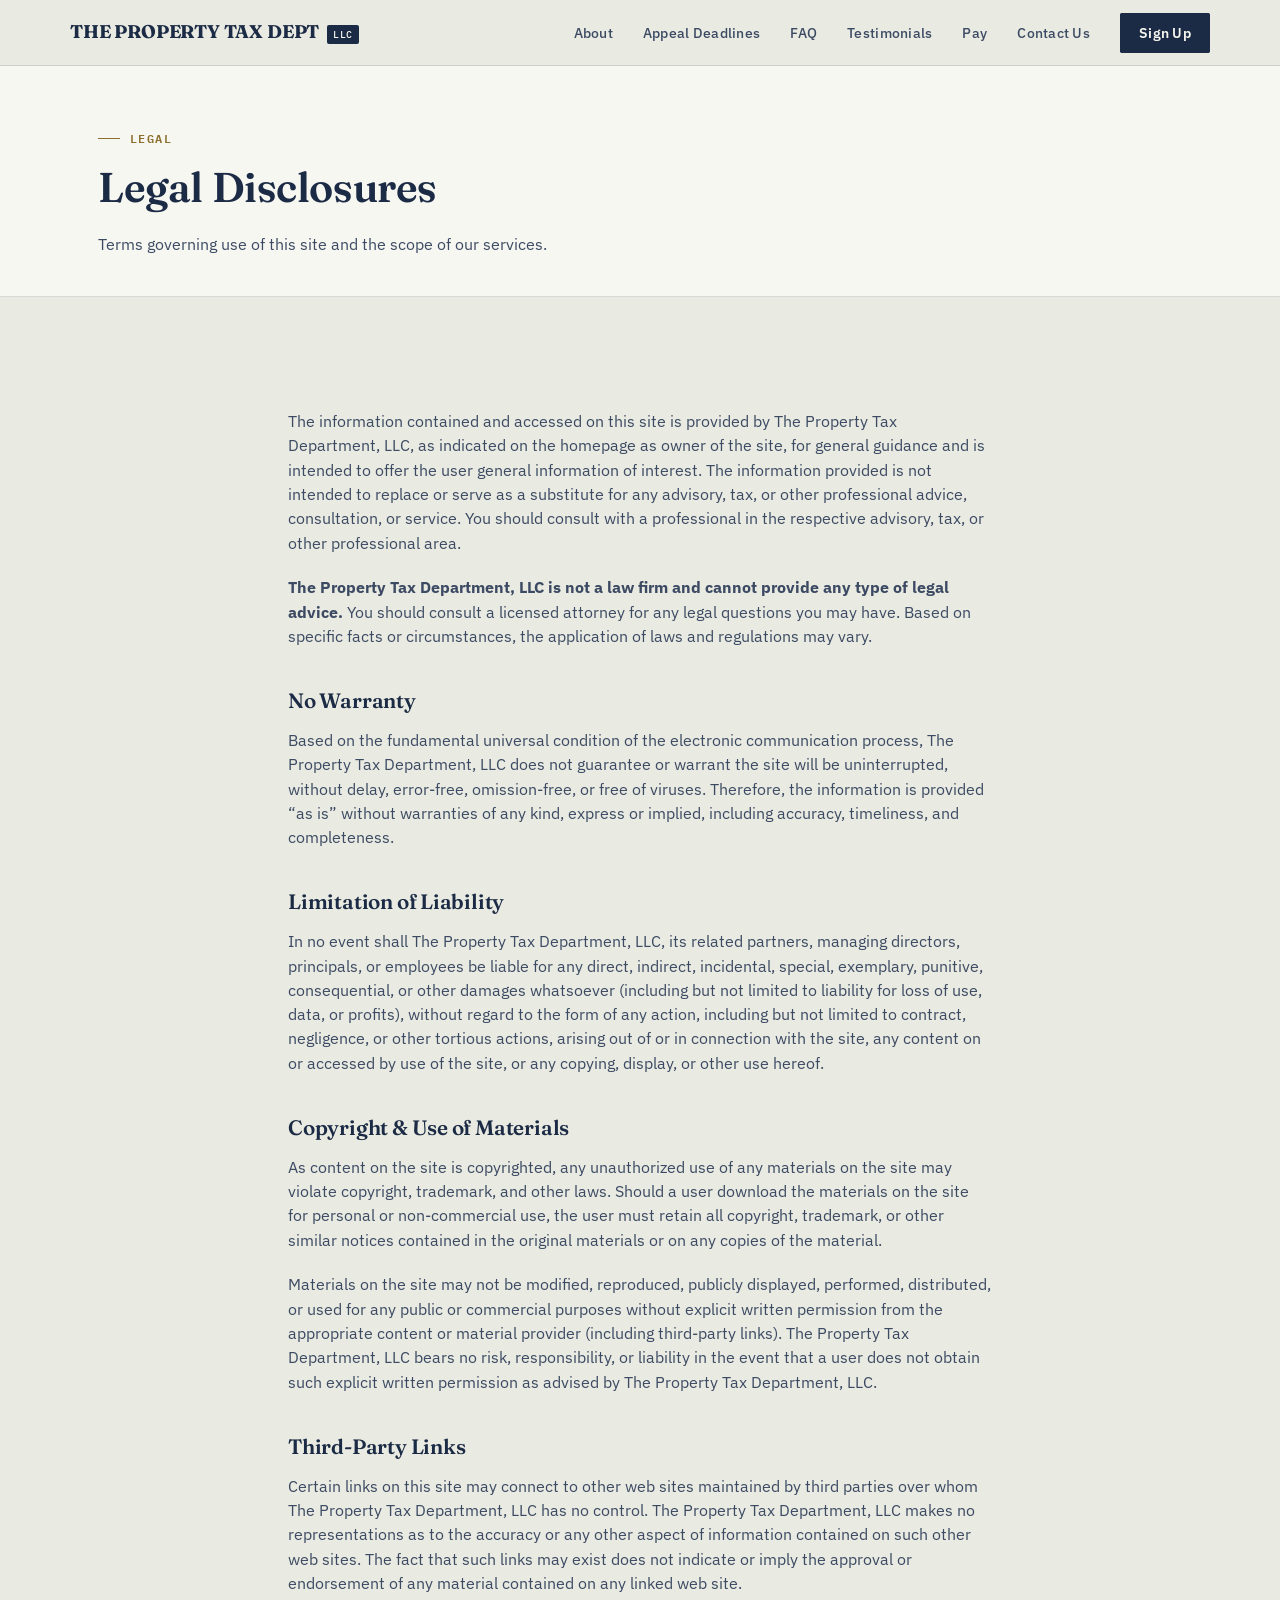
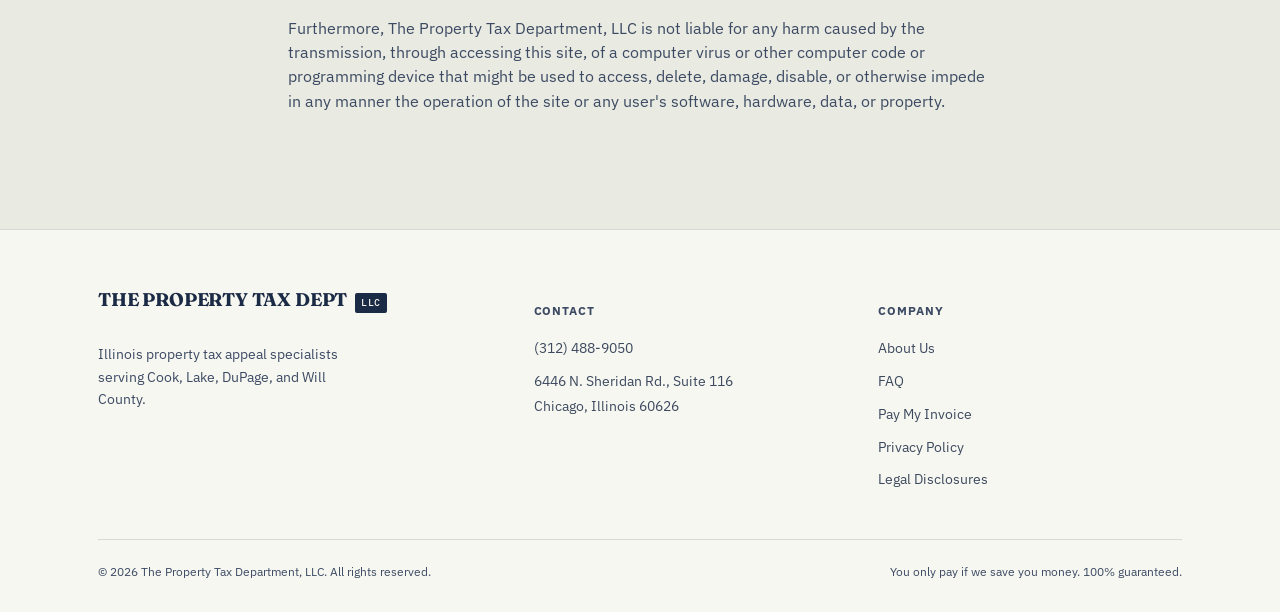
<file: legal-disclosures.html>
<!DOCTYPE html>
<html lang="en">
<head>
<meta charset="UTF-8">
<meta name="viewport" content="width=device-width, initial-scale=1.0">
<title>Legal Disclosures | The Property Tax Department, LLC</title>
<meta name="description" content="Legal Disclosures for The Property Tax Department, LLC.">
<link rel="preconnect" href="https://fonts.googleapis.com">
<link href="https://fonts.googleapis.com/css2?family=Fraunces:opsz,wght@9..144,400;9..144,500;9..144,600;9..144,700&family=IBM+Plex+Sans:wght@400;500;600;700&family=IBM+Plex+Mono:wght@400;500;600&display=swap" rel="stylesheet">
<link rel="stylesheet" href="assets/site.css">
</head>
<body>

<header>
  <div class="wrap nav" id="navBar">
    <a href="index.html" class="logo" style="text-decoration:none;">THE PROPERTY TAX DEPT<span>LLC</span></a>
    <nav id="mainNav">
      <ul>
        <li><a href="index.html#about">About</a></li>
        <li><a href="index.html#deadlines">Appeal Deadlines</a></li>
        <li><a href="faq.html">FAQ</a></li>
        <li><a href="index.html#testimonials">Testimonials</a></li>
        <li><a href="pay.html">Pay</a></li>
        <li><a href="index.html#contact">Contact Us</a></li>
        <li><a href="calculator/index.html" class="nav-cta">Sign Up</a></li>
      </ul>
    </nav>
    <button class="menu-btn" id="menuBtn" aria-label="Toggle menu"><span></span><span></span><span></span></button>
  </div>
</header>

<div class="page-hero">
  <div class="wrap">
    <div class="eyebrow">Legal</div>
    <h1>Legal Disclosures</h1>
    <p>Terms governing use of this site and the scope of our services.</p>
  </div>
</div>

<section>
  <div class="wrap prose">

    <p>
      The information contained and accessed on this site is provided by The Property Tax
      Department, LLC, as indicated on the homepage as owner of the site, for general guidance
      and is intended to offer the user general information of interest. The information provided
      is not intended to replace or serve as a substitute for any advisory, tax, or other
      professional advice, consultation, or service. You should consult with a professional in
      the respective advisory, tax, or other professional area.
    </p>

    <p>
      <strong>The Property Tax Department, LLC is not a law firm and cannot provide any type of
      legal advice.</strong> You should consult a licensed attorney for any legal questions you
      may have. Based on specific facts or circumstances, the application of laws and regulations
      may vary.
    </p>

    <h2>No Warranty</h2>
    <p>
      Based on the fundamental universal condition of the electronic communication process, The
      Property Tax Department, LLC does not guarantee or warrant the site will be uninterrupted,
      without delay, error-free, omission-free, or free of viruses. Therefore, the information is
      provided &ldquo;as is&rdquo; without warranties of any kind, express or implied, including
      accuracy, timeliness, and completeness.
    </p>

    <h2>Limitation of Liability</h2>
    <p>
      In no event shall The Property Tax Department, LLC, its related partners, managing
      directors, principals, or employees be liable for any direct, indirect, incidental,
      special, exemplary, punitive, consequential, or other damages whatsoever (including but not
      limited to liability for loss of use, data, or profits), without regard to the form of any
      action, including but not limited to contract, negligence, or other tortious actions,
      arising out of or in connection with the site, any content on or accessed by use of the
      site, or any copying, display, or other use hereof.
    </p>

    <h2>Copyright &amp; Use of Materials</h2>
    <p>
      As content on the site is copyrighted, any unauthorized use of any materials on the site may
      violate copyright, trademark, and other laws. Should a user download the materials on the
      site for personal or non-commercial use, the user must retain all copyright, trademark, or
      other similar notices contained in the original materials or on any copies of the material.
    </p>
    <p>
      Materials on the site may not be modified, reproduced, publicly displayed, performed,
      distributed, or used for any public or commercial purposes without explicit written
      permission from the appropriate content or material provider (including third-party links).
      The Property Tax Department, LLC bears no risk, responsibility, or liability in the event
      that a user does not obtain such explicit written permission as advised by The Property Tax
      Department, LLC.
    </p>

    <h2>Third-Party Links</h2>
    <p>
      Certain links on this site may connect to other web sites maintained by third parties over
      whom The Property Tax Department, LLC has no control. The Property Tax Department, LLC
      makes no representations as to the accuracy or any other aspect of information contained on
      such other web sites. The fact that such links may exist does not indicate or imply the
      approval or endorsement of any material contained on any linked web site.
    </p>
    <p>
      Furthermore, The Property Tax Department, LLC is not liable for any harm caused by the
      transmission, through accessing this site, of a computer virus or other computer code or
      programming device that might be used to access, delete, damage, disable, or otherwise
      impede in any manner the operation of the site or any user's software, hardware, data, or
      property.
    </p>

  </div>
</section>

<footer id="contact">
  <div class="wrap">
    <div class="foot-grid">
      <div>
        <a href="index.html" class="logo" style="margin-bottom:14px; text-decoration:none; display:inline-flex;">THE PROPERTY TAX DEPT<span>LLC</span></a>
        <p style="color:var(--ink-soft); font-size:.9rem; max-width:34ch;">Illinois property tax appeal specialists serving Cook, Lake, DuPage, and Will County.</p>
      </div>
      <div>
        <h4>Contact</h4>
        <ul>
          <li><a href="tel:3124889050">(312) 488-9050</a></li>
          <li><a href="index.html#contact">6446 N. Sheridan Rd., Suite 116<br>Chicago, Illinois 60626</a></li>
        </ul>
      </div>
      <div>
        <h4>Company</h4>
        <ul>
          <li><a href="index.html#about">About Us</a></li>
          <li><a href="faq.html">FAQ</a></li>
          <li><a href="pay.html">Pay My Invoice</a></li>
          <li><a href="privacy-policy.html">Privacy Policy</a></li>
          <li><a href="legal-disclosures.html">Legal Disclosures</a></li>
        </ul>
      </div>
    </div>
    <div class="foot-bottom">
      <span>© 2026 The Property Tax Department, LLC. All rights reserved.</span>
      <span>You only pay if we save you money. 100% guaranteed.</span>
    </div>
  </div>
</footer>

<script>
  const menuBtn = document.getElementById('menuBtn');
  const mainNav = document.getElementById('mainNav');
  menuBtn.addEventListener('click', () => mainNav.classList.toggle('open'));
</script>

</body>
</html>
</file>
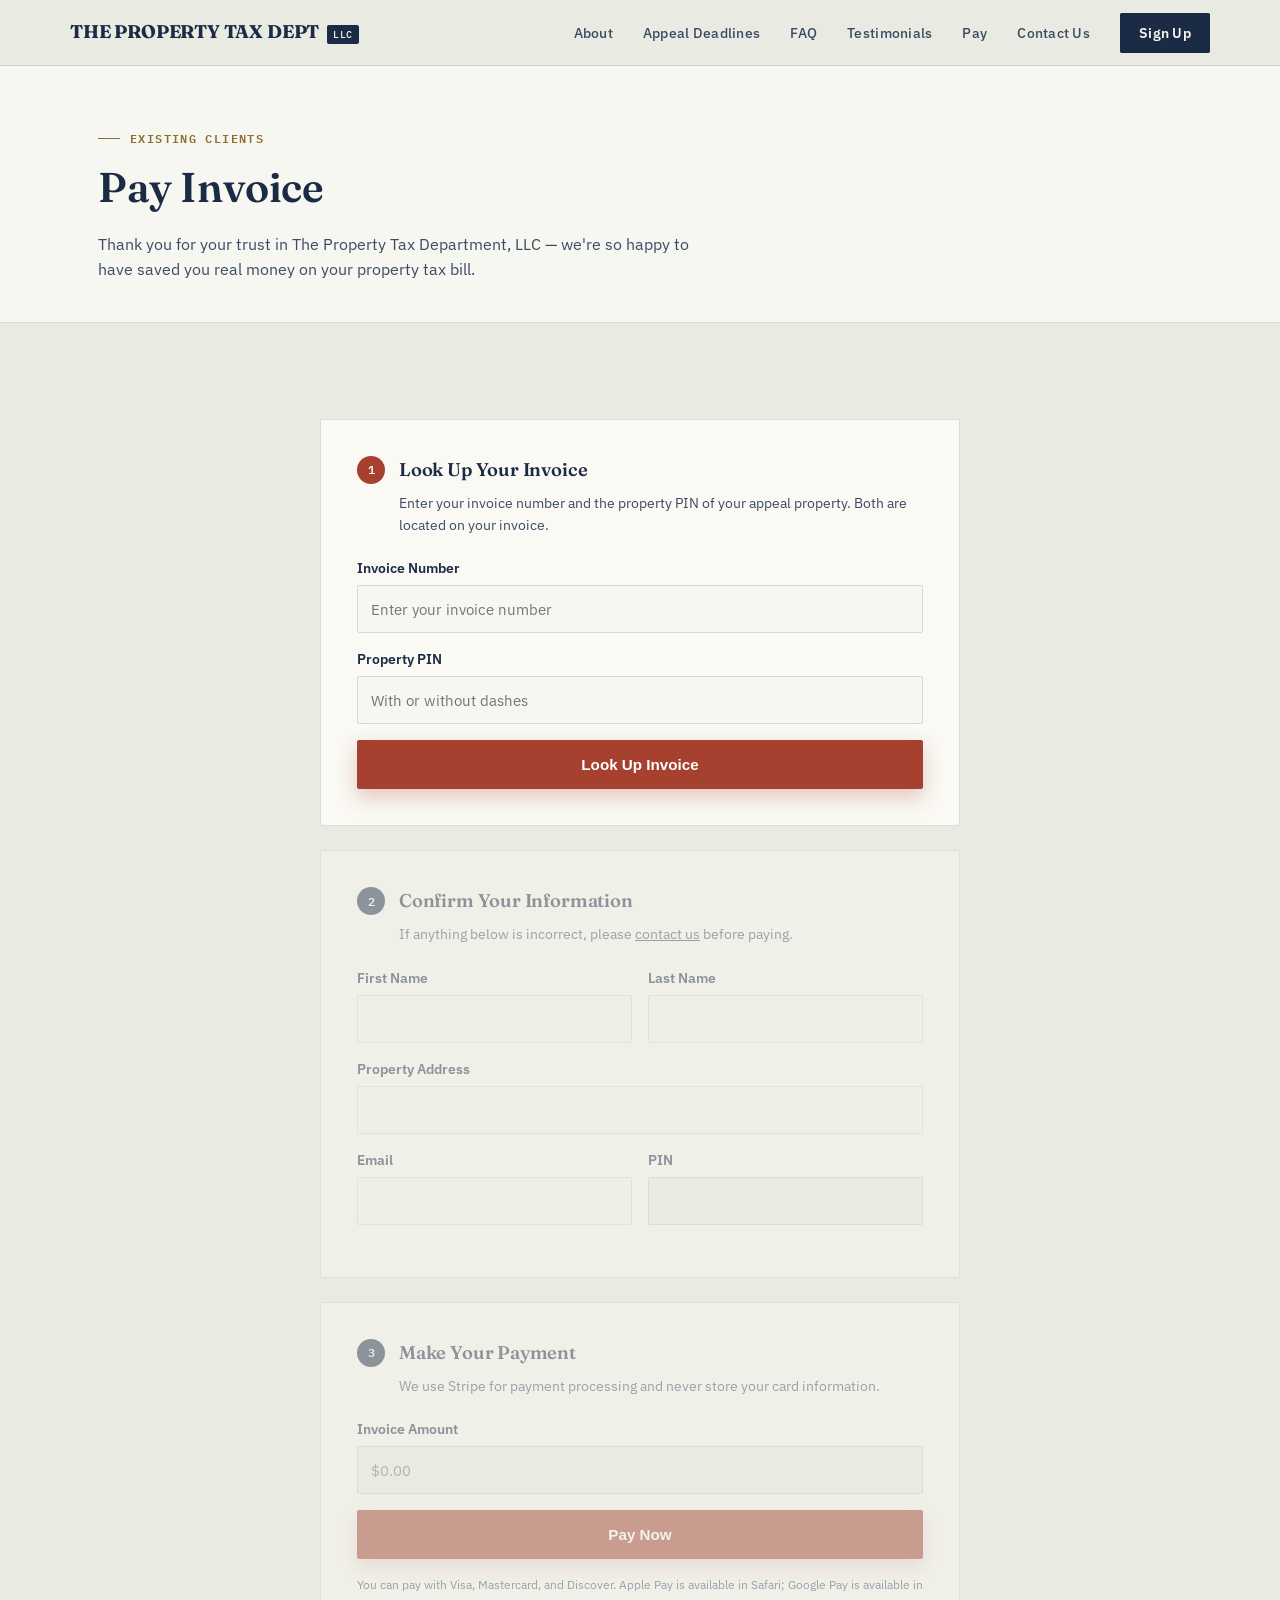
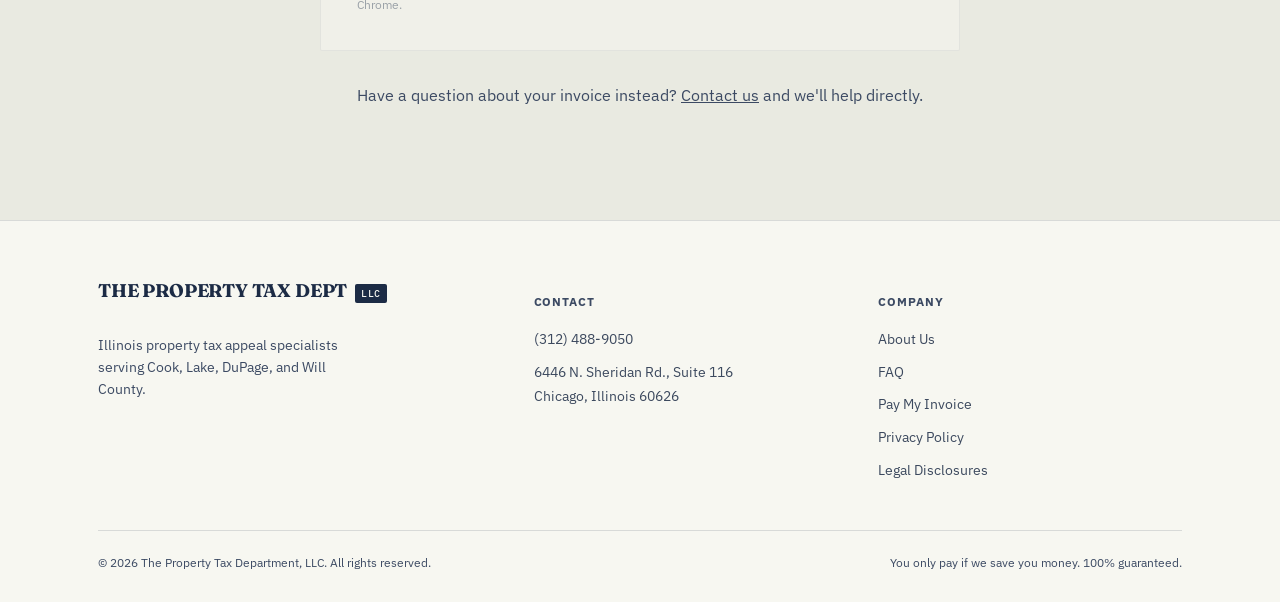
<file: pay.html>
<!DOCTYPE html>
<html lang="en">
<head>
<meta charset="UTF-8">
<meta name="viewport" content="width=device-width, initial-scale=1.0">
<title>Pay My Invoice | The Property Tax Department, LLC</title>
<meta name="description" content="Pay your property tax appeal invoice online.">
<link rel="preconnect" href="https://fonts.googleapis.com">
<link href="https://fonts.googleapis.com/css2?family=Fraunces:opsz,wght@9..144,400;9..144,500;9..144,600;9..144,700&family=IBM+Plex+Sans:wght@400;500;600;700&family=IBM+Plex+Mono:wght@400;500;600&display=swap" rel="stylesheet">
<link rel="stylesheet" href="assets/site.css">
<script src="https://js.stripe.com/v3/"></script>
<style>
  /* Page-specific styles for the embedded payment flow */
  .pay-steps{ max-width: 640px; margin: 0 auto; }
  .pay-step{
    background: var(--card); border: 1px solid var(--line); border-radius: 2px;
    padding: 36px; margin-bottom: 24px; opacity: 0.45; pointer-events: none;
    transition: opacity .2s ease;
  }
  .pay-step.active{ opacity: 1; pointer-events: auto; }
  .pay-step-head{ display:flex; align-items:center; gap:14px; margin-bottom:8px; }
  .pay-step-num{
    font-family:'IBM Plex Mono', monospace; font-weight:600; font-size:.78rem;
    width:28px; height:28px; border-radius:50%; background:var(--ink); color:var(--paper-light);
    display:flex; align-items:center; justify-content:center; flex-shrink:0;
  }
  .pay-step.active .pay-step-num{ background: var(--stamp); }
  .pay-step h2{ font-size:1.15rem; margin:0; }
  .pay-step-desc{ color: var(--ink-soft); font-size:.9rem; margin: 0 0 22px 42px; }
  .pay-field{ margin-bottom:16px; }
  .pay-field label{ display:block; font-weight:600; font-size:.85rem; margin-bottom:6px; }
  .pay-field input{
    width:100%; padding:13px; border:1px solid var(--line); background:var(--paper-light);
    font-family:'IBM Plex Sans', sans-serif; font-size:.95rem; border-radius:2px;
  }
  .pay-field input:read-only{ background: var(--paper); color: var(--ink-soft); }
  .pay-row{ display:grid; grid-template-columns:1fr 1fr; gap:16px; }
  @media (max-width:560px){ .pay-row{ grid-template-columns:1fr; } }
  .pay-error{
    color: var(--stamp); background:#FBEAE7; border:1px solid rgba(166,64,47,0.3);
    padding:12px 14px; border-radius:2px; font-size:.85rem; margin-top:14px; display:none;
  }
  .pay-error.show{ display:block; }
  .pay-success{
    text-align:center; padding:48px 36px; background:var(--card); border:1px solid var(--line);
    border-radius:2px; display:none;
  }
  .pay-success.show{ display:block; }
  /* 50% split option (shown only when the lookup says it is available) */
  .pay-options{
    display:none; margin:0 0 18px; padding:16px 18px; border:1px solid var(--line);
    background:var(--paper-light); border-radius:2px; font-size:.92rem;
  }
  .pay-options.show{ display:block; }
  .pay-options h3{ margin:0 0 10px; font-size:1rem; }
  .pay-options p{ margin:0; }
  .pay-option{ display:flex; gap:10px; align-items:flex-start; margin:10px 0 0; cursor:pointer; }
  .pay-option input{ margin-top:4px; flex-shrink:0; }
</style>
</head>
<body>

<header>
  <div class="wrap nav" id="navBar">
    <a href="index.html" class="logo" style="text-decoration:none;">THE PROPERTY TAX DEPT<span>LLC</span></a>
    <nav id="mainNav">
      <ul>
        <li><a href="index.html#about">About</a></li>
        <li><a href="index.html#deadlines">Appeal Deadlines</a></li>
        <li><a href="faq.html">FAQ</a></li>
        <li><a href="index.html#testimonials">Testimonials</a></li>
        <li><a href="pay.html">Pay</a></li>
        <li><a href="index.html#contact">Contact Us</a></li>
        <li><a href="calculator/index.html" class="nav-cta">Sign Up</a></li>
      </ul>
    </nav>
    <button class="menu-btn" id="menuBtn" aria-label="Toggle menu"><span></span><span></span><span></span></button>
  </div>
</header>

<div class="page-hero">
  <div class="wrap">
    <div class="eyebrow">Existing clients</div>
    <h1>Pay Invoice</h1>
    <p>Thank you for your trust in The Property Tax Department, LLC — we're so happy to have saved you real money on your property tax bill.</p>
  </div>
</div>

<section>
  <div class="wrap">
    <div class="pay-steps" id="paySteps">

      <!-- Step 1: Look up invoice -->
      <div class="pay-step active" id="step1">
        <div class="pay-step-head">
          <div class="pay-step-num">1</div>
          <h2>Look Up Your Invoice</h2>
        </div>
        <p class="pay-step-desc">Enter your invoice number and the property PIN of your appeal property. Both are located on your invoice.</p>

        <div class="pay-field">
          <label for="invoiceNumber">Invoice Number</label>
          <input id="invoiceNumber" name="invoiceNumber" type="text" placeholder="Enter your invoice number">
        </div>
        <div class="pay-field">
          <label for="propertyPIN">Property PIN</label>
          <input id="propertyPIN" name="propertyPIN" type="text" placeholder="With or without dashes">
        </div>

        <button type="button" id="lookUpInvoice" class="btn btn-primary" style="width:100%; justify-content:center;">
          Look Up Invoice
        </button>

        <p class="pay-error" id="step1Error">We couldn't find an invoice matching that number and PIN. Please double-check both and try again, or contact us below.</p>
      </div>

      <!-- Step 2: Confirm info -->
      <div class="pay-step" id="step2">
        <div class="pay-step-head">
          <div class="pay-step-num">2</div>
          <h2>Confirm Your Information</h2>
        </div>
        <p class="pay-step-desc">If anything below is incorrect, please <a href="index.html#contact">contact us</a> before paying.</p>

        <div class="pay-row">
          <div class="pay-field">
            <label for="firstName">First Name</label>
            <input id="firstName" name="firstName" type="text">
          </div>
          <div class="pay-field">
            <label for="lastName">Last Name</label>
            <input id="lastName" name="lastName" type="text">
          </div>
        </div>
        <div class="pay-field">
          <label for="address">Property Address</label>
          <input id="address" name="address" type="text">
        </div>
        <div class="pay-row">
          <div class="pay-field">
            <label for="email">Email</label>
            <input id="email" name="email" type="email">
          </div>
          <div class="pay-field">
            <label for="pin">PIN</label>
            <input id="pin" name="pin" type="text" readonly>
          </div>
        </div>
      </div>

      <!-- Step 3: Pay -->
      <div class="pay-step" id="step3">
        <div class="pay-step-head">
          <div class="pay-step-num">3</div>
          <h2>Make Your Payment</h2>
        </div>
        <p class="pay-step-desc">We use Stripe for payment processing and never store your card information.</p>

        <div class="pay-options" id="payOptions"></div>

        <div class="pay-field">
          <label for="invoiceAmount" id="invoiceAmountLabel">Invoice Amount</label>
          <input id="invoiceAmount" name="invoiceAmount" type="text" placeholder="$0.00" readonly>
        </div>

        <button type="button" id="Pay_Now" class="btn btn-primary" style="width:100%; justify-content:center;">
          Pay Now
        </button>

        <p class="pay-error" id="step3Error">Something went wrong processing your payment. Please try again or contact us below.</p>

        <p style="font-size:.78rem; color:var(--ink-soft); margin-top:16px; margin-bottom:0;">
          You can pay with Visa, Mastercard, and Discover. Apple Pay is available in Safari; Google Pay is available in Chrome.
        </p>
      </div>

    </div>

    <div class="pay-success" id="paySuccess">
      <h2 style="margin-bottom:12px;">Payment received — thank you!</h2>
      <p style="color:var(--ink-soft); margin:0;">A receipt has been sent to your email. We appreciate your trust in The Property Tax Department, LLC.</p>
    </div>

    <p style="text-align:center; color:var(--ink-soft); margin-top:32px;">
      Have a question about your invoice instead? <a href="index.html#contact">Contact us</a> and we'll help directly.
    </p>
  </div>
</section>

<footer id="contact">
  <div class="wrap">
    <div class="foot-grid">
      <div>
        <a href="index.html" class="logo" style="margin-bottom:14px; text-decoration:none; display:inline-flex;">THE PROPERTY TAX DEPT<span>LLC</span></a>
        <p style="color:var(--ink-soft); font-size:.9rem; max-width:34ch;">Illinois property tax appeal specialists serving Cook, Lake, DuPage, and Will County.</p>
      </div>
      <div>
        <h4>Contact</h4>
        <ul>
          <li><a href="tel:3124889050">(312) 488-9050</a></li>
          <li><a href="index.html#contact">6446 N. Sheridan Rd., Suite 116<br>Chicago, Illinois 60626</a></li>
        </ul>
      </div>
      <div>
        <h4>Company</h4>
        <ul>
          <li><a href="index.html#about">About Us</a></li>
          <li><a href="faq.html">FAQ</a></li>
          <li><a href="pay.html">Pay My Invoice</a></li>
          <li><a href="privacy-policy.html">Privacy Policy</a></li>
          <li><a href="legal-disclosures.html">Legal Disclosures</a></li>
        </ul>
      </div>
    </div>
    <div class="foot-bottom">
      <span>© 2026 The Property Tax Department, LLC. All rights reserved.</span>
      <span>You only pay if we save you money. 100% guaranteed.</span>
    </div>
  </div>
</footer>

<script>
  const menuBtn = document.getElementById('menuBtn');
  const mainNav = document.getElementById('mainNav');
  menuBtn.addEventListener('click', () => mainNav.classList.toggle('open'));

  /**
  * ============================================================
  * CONFIG
  * ============================================================
  * The invoice lookup and Stripe checkout endpoints, hosted on Azure App
  * Service (theptd-api). Field names are unchanged from the original
  * payment portal. Which site origins may call them is controlled by that
  * app's ALLOWED_ORIGINS setting.
  */

  // Invoice lookup
  const LookupInvoiceUrl =
    'https://theptd-api.azurewebsites.net/execLookUpInvoice.php';

  // Creates the Stripe Checkout session (same request shape as the original
  // site's payNow() function)
  const GetStripeIdUrl =
    'https://theptd-api.azurewebsites.net/getStripeId.php';

  // TODO: Your Stripe PUBLISHABLE key (safe to expose client-side - this
  // is NOT your secret key). Found in your Stripe Dashboard under
  // Developers > API keys.
  const StripePublishableKey = 'pk_live_TNAREfEgWOv69veYKyyB87lv009hpzVDyz';

  /**
  * ============================================================
  * Step 1: Look up invoice
  * ============================================================
  */
  document.getElementById('lookUpInvoice').addEventListener('click', async () => {
    const invoiceNumber = document.getElementById('invoiceNumber').value.trim();
    const propertyPIN = document.getElementById('propertyPIN').value.trim();
    const errorEl = document.getElementById('step1Error');

    errorEl.classList.remove('show');
    resetPaymentOptions();

    if (!invoiceNumber || !propertyPIN) {
      errorEl.textContent = 'Please enter both your invoice number and property PIN.';
      errorEl.classList.add('show');
      return;
    }

    try {
      const url = LookupInvoiceUrl + '?invoiceNumber=' + encodeURIComponent(invoiceNumber)
        + '&propertyPIN=' + encodeURIComponent(propertyPIN);
      const response = await fetch(url);
      const text = await response.text();

      let data;
      try {
        data = JSON.parse(text);
        if (Array.isArray(data)) { data = data[0]; }
      }
      catch (parseError) {
        // The real backend returns plain text like "Error in page." for a
        // non-matching invoice/PIN, not JSON - treat any non-JSON response
        // as "not found" rather than guessing at its shape.
        throw new Error('not found');
      }

      if (!data || !data.first_name) {
        throw new Error('not found');
      }

      // The real backend uses "VALID" for a payable invoice. Any other
      // status (already paid, closed, etc.) shouldn't proceed to payment,
      // even though the invoice itself was found.
      if (data.invoice_status && data.invoice_status !== 'VALID') {
        errorEl.textContent = 'This invoice is ' + data.invoice_status.toLowerCase()
          + ' and cannot be paid online right now. Please contact us below.';
        errorEl.classList.add('show');
        return;
      }

      // Populate step 2 from the lookup response
      document.getElementById('firstName').value = data.first_name || '';
      document.getElementById('lastName').value = data.last_name || '';
      document.getElementById('address').value = data.address || '';
      document.getElementById('email').value = data.email_address || '';
      document.getElementById('pin').value = data.pin || propertyPIN;

      // The backend already knows the amount due (the unpaid balance, and whether the
      // 50% split is offered) - show it rather than asking the user to type it in
      renderPaymentOptions(data);

      // Reveal steps 2 and 3
      document.getElementById('step2').classList.add('active');
      document.getElementById('step3').classList.add('active');
    }
    catch (error) {
      errorEl.textContent = "We couldn't find an invoice matching that number and PIN. Please double-check both and try again, or contact us below.";
      errorEl.classList.add('show');
    }
  });

  /**
  * ============================================================
  * Payment amount / 50% split
  * ============================================================
  * The lookup returns payment_amount (the unpaid balance), amount_paid, and, when
  * an invoice of $200 or more has no payments yet, split_available = 1 with
  * split_amount (50% now) and split_remaining. The server decides what is allowed;
  * this only shows the choice and sends it to the checkout call as paymentOption.
  */
  let paymentState = { splitAvailable: false, fullAmount: 0, splitAmount: 0, splitRemaining: 0, paid: 0 };

  function money(value) {
    return Number(value || 0).toLocaleString('en-US', { style: 'currency', currency: 'USD' });
  }

  function selectedPaymentOption() {
    const chosen = document.querySelector('input[name="payOption"]:checked');
    return (paymentState.splitAvailable && chosen && chosen.value === 'SPLIT') ? 'SPLIT' : 'FULL';
  }

  function updateAmountShown() {
    const split = selectedPaymentOption() === 'SPLIT';
    document.getElementById('invoiceAmount').value = money(split ? paymentState.splitAmount : paymentState.fullAmount);
    document.getElementById('invoiceAmountLabel').textContent =
      split ? 'Amount Due Now (50%)' : (paymentState.paid > 0 ? 'Remaining Balance' : 'Invoice Amount');
  }

  function resetPaymentOptions() {
    paymentState = { splitAvailable: false, fullAmount: 0, splitAmount: 0, splitRemaining: 0, paid: 0 };
    const panel = document.getElementById('payOptions');
    panel.innerHTML = '';
    panel.classList.remove('show');
    document.getElementById('invoiceAmount').value = '';
    document.getElementById('invoiceAmountLabel').textContent = 'Invoice Amount';
  }

  function renderPaymentOptions(data) {
    paymentState = {
      splitAvailable: Number(data.split_available) === 1,
      fullAmount: Number(data.payment_amount || 0),
      splitAmount: Number(data.split_amount || 0),
      splitRemaining: Number(data.split_remaining || 0),
      paid: Number(data.amount_paid || 0)
    };

    // Only numbers go into the markup below (money() formats a Number), so nothing from the server is injected as HTML.
    const panel = document.getElementById('payOptions');

    if (paymentState.splitAvailable) {
      panel.innerHTML =
        '<h3>Need more time? You can pay this invoice in two payments.</h3>'
        + '<label class="pay-option"><input type="radio" name="payOption" value="FULL" checked>'
        + '<span>Pay in full now: <strong>' + money(paymentState.fullAmount) + '</strong></span></label>'
        + '<label class="pay-option"><input type="radio" name="payOption" value="SPLIT">'
        + '<span>Pay 50% now: <strong>' + money(paymentState.splitAmount) + '</strong>. The remaining <strong>'
        + money(paymentState.splitRemaining) + '</strong> is due later. You can pay it on this page with the same invoice number and PIN.</span></label>';
      panel.classList.add('show');
      panel.querySelectorAll('input[name="payOption"]').forEach(function (radio) {
        radio.addEventListener('change', updateAmountShown);
      });
    }
    else if (paymentState.paid > 0) {
      panel.innerHTML = '<p>Thank you for your earlier payment of <strong>' + money(paymentState.paid)
        + '</strong>. Your remaining balance is <strong>' + money(paymentState.fullAmount) + '</strong>.</p>';
      panel.classList.add('show');
    }
    else {
      panel.innerHTML = '';
      panel.classList.remove('show');
    }

    updateAmountShown();
  }

  function paymentErrorMessage(code) {
    if (code === 'SPLIT_NOT_AVAILABLE') {
      return 'The 50% payment option is no longer available for this invoice. Please review the amount shown and try again.';
    }
    if (code === 'ALREADY_PAID' || code === 'NO_BALANCE') {
      return 'This invoice has already been paid in full. Thank you!';
    }
    if (code === 'INVOICE_NOT_FOUND') {
      return 'We could not find this invoice. Please look it up again.';
    }
    return 'We could not start your payment. Please try again or contact us below.';
  }

  /**
  * ============================================================
  * Step 3: Stripe card element + payment
  * ============================================================
  */
  const stripe = Stripe(StripePublishableKey);

  document.getElementById('Pay_Now').addEventListener('click', async () => {
    const errorEl = document.getElementById('step3Error');
    errorEl.classList.remove('show');

    const invoiceAmount = document.getElementById('invoiceAmount').value.trim();
    const address = document.getElementById('address').value.trim();
    const email = document.getElementById('email').value.trim();

    if (!invoiceAmount) {
      errorEl.textContent = 'Please enter the invoice amount.';
      errorEl.classList.add('show');
      return;
    }

    if (!address || !email) {
      errorEl.textContent = 'Missing required data (address or email).';
      errorEl.classList.add('show');
      return;
    }

    const payButton = document.getElementById('Pay_Now');
    payButton.disabled = true;
    payButton.textContent = 'Redirecting to Stripe\u2026';

    try {
      // Same request shape as the original site's payNow() function -
      // simple form-encoded POST, so no CORS preflight is triggered.
      const sessionFormData = new URLSearchParams();
      sessionFormData.append('totalFee', invoiceAmount);
      sessionFormData.append('email', email);
      sessionFormData.append('firstName', document.getElementById('firstName').value.trim());
      sessionFormData.append('lastName', document.getElementById('lastName').value.trim());
      sessionFormData.append('address', address);
      sessionFormData.append('invoiceNumber', document.getElementById('invoiceNumber').value.trim());
      sessionFormData.append('invoiceCode', document.getElementById('propertyPIN').value.trim());
      sessionFormData.append('paymentOption', selectedPaymentOption());

      const response = await fetch(GetStripeIdUrl, {
        method: 'POST',
        body: sessionFormData
      });
      const text = await response.text();
      const data = JSON.parse(text);
      const row = Array.isArray(data) ? data[0] : data;

      if (!row || !row.id) {
        // The server refused the request (for example the invoice was partly paid in another window)
        const refused = new Error(paymentErrorMessage(row && row.error));
        refused.refresh = true;
        throw refused;
      }

      const sessionId = row.id;

      // This only returns if there's an immediate error - a successful
      // redirect navigates away from this page entirely, to Stripe's
      // own hosted checkout page.
      const result = await stripe.redirectToCheckout({ sessionId: sessionId });

      if (result.error) {
        throw new Error(result.error.message);
      }
    }
    catch (error) {
      errorEl.textContent = error.message || 'Something went wrong starting checkout. Please try again or contact us below.';
      errorEl.classList.add('show');
      payButton.disabled = false;
      payButton.textContent = 'Pay Now';

      // Re-run the lookup so the amount and options shown match the invoice as it now stands
      if (error.refresh) {
        document.getElementById('lookUpInvoice').click();
      }
    }
  });

  /**
  * ============================================================
  * Prefill from the address (?inv=...&pin=...)
  * ============================================================
  * Most links won't have these. When both are present, look the invoice up
  * right away; when only one is, just fill that field in.
  */
  (function prefillFromUrl() {
    const params = new URLSearchParams(window.location.search);
    const inv = (params.get('inv') || '').trim();
    const pin = (params.get('pin') || '').trim();

    if (inv) { document.getElementById('invoiceNumber').value = inv; }
    if (pin) { document.getElementById('propertyPIN').value = pin; }

    if (inv && pin) { document.getElementById('lookUpInvoice').click(); }
  })();

  </script>

</body>
</html>
</file>
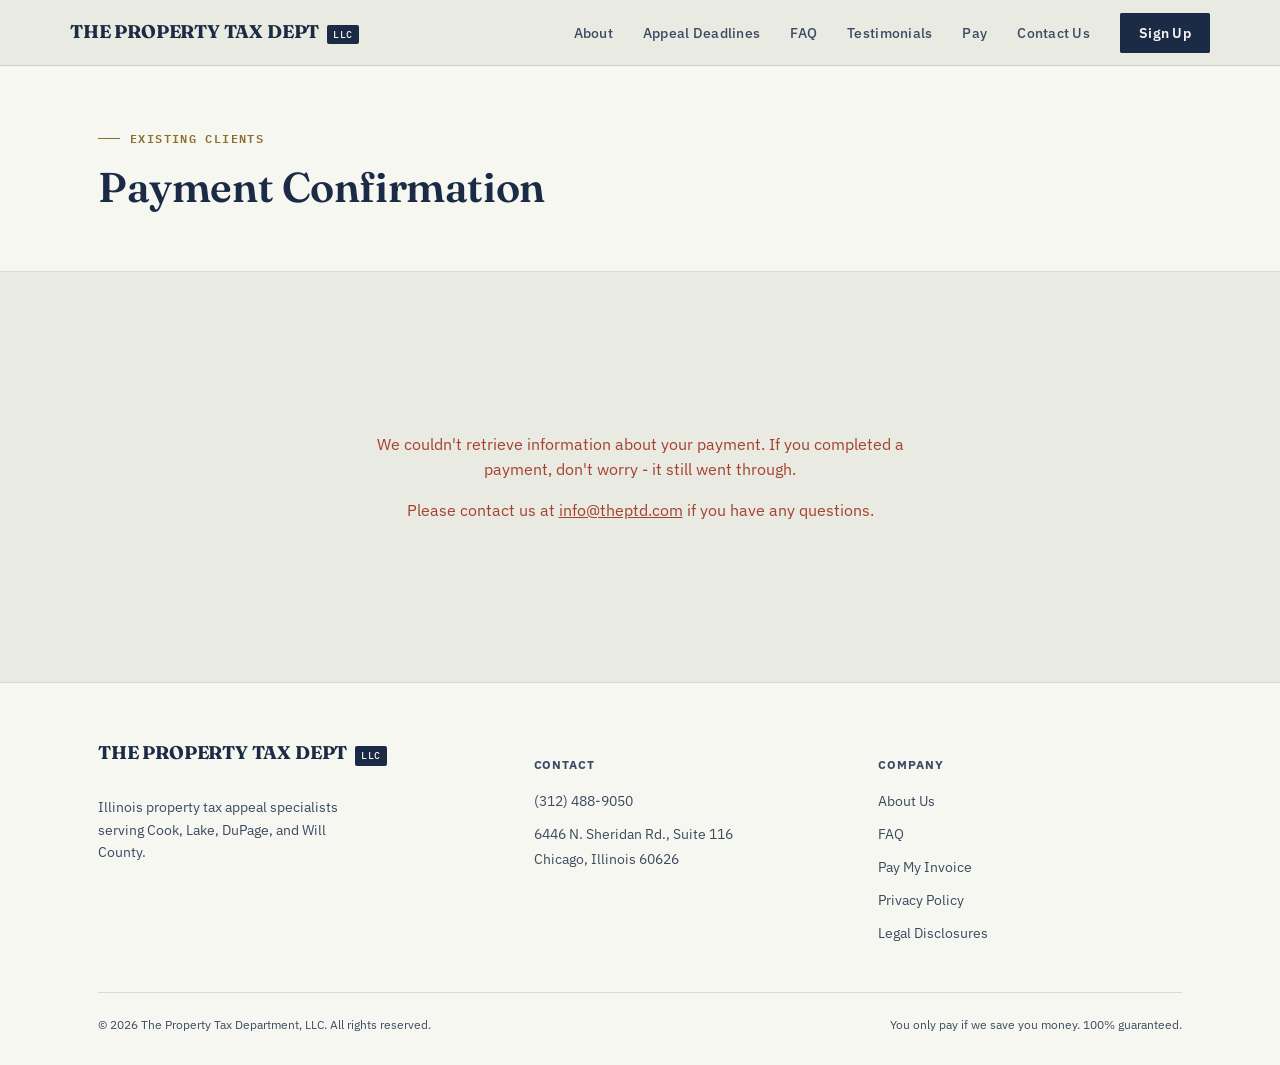
<file: payment-success.html>
<!DOCTYPE html>
<html lang="en">
<head>
<meta charset="UTF-8">
<meta name="viewport" content="width=device-width, initial-scale=1.0">
<title>Payment Confirmation | The Property Tax Department, LLC</title>
<meta name="description" content="Your payment has been received.">
<link rel="preconnect" href="https://fonts.googleapis.com">
<link href="https://fonts.googleapis.com/css2?family=Fraunces:opsz,wght@9..144,400;9..144,500;9..144,600;9..144,700&family=IBM+Plex+Sans:wght@400;500;600;700&family=IBM+Plex+Mono:wght@400;500;600&display=swap" rel="stylesheet">
<link rel="stylesheet" href="assets/site.css">
<style>
  .confirm-panel{ max-width: 640px; margin: 0 auto; }
  .confirm-loading, .confirm-error{ text-align: center; padding: 48px 0; color: var(--ink-soft); }
  .confirm-error{ color: var(--stamp); }
  .confirm-details{
    background: var(--card); border: 1px solid var(--line); border-radius: 2px;
    padding: 8px 36px; margin-top: 28px;
  }
  .confirm-row{
    display: flex; justify-content: space-between; gap: 24px;
    padding: 16px 0; border-bottom: 1px solid var(--line);
  }
  .confirm-row:last-child{ border-bottom: none; }
  .confirm-row dt{ font-weight: 600; color: var(--ink); }
  .confirm-row dd{ margin: 0; color: var(--ink-soft); text-align: right; }
  .hidden{ display: none; }
</style>
</head>
<body>

<header>
  <div class="wrap nav" id="navBar">
    <a href="index.html" class="logo" style="text-decoration:none;">THE PROPERTY TAX DEPT<span>LLC</span></a>
    <nav id="mainNav">
      <ul>
        <li><a href="index.html#about">About</a></li>
        <li><a href="index.html#deadlines">Appeal Deadlines</a></li>
        <li><a href="faq.html">FAQ</a></li>
        <li><a href="index.html#testimonials">Testimonials</a></li>
        <li><a href="pay.html">Pay</a></li>
        <li><a href="index.html#contact">Contact Us</a></li>
        <li><a href="calculator/index.html" class="nav-cta">Sign Up</a></li>
      </ul>
    </nav>
    <button class="menu-btn" id="menuBtn" aria-label="Toggle menu"><span></span><span></span><span></span></button>
  </div>
</header>

<div class="page-hero">
  <div class="wrap">
    <div class="eyebrow">Existing clients</div>
    <h1>Payment Confirmation</h1>
  </div>
</div>

<section>
  <div class="wrap confirm-panel">

    <div id="confirmLoading" class="confirm-loading">
      Retrieving your payment information&hellip;
    </div>

    <div id="confirmError" class="confirm-error hidden">
      <p>We couldn't retrieve information about your payment. If you completed a payment, don't worry - it still went through.</p>
      <p>Please contact us at <a href="mailto:info@theptd.com">info@theptd.com</a> if you have any questions.</p>
    </div>

    <div id="confirmSuccess" class="hidden">
      <h2>We got your payment!</h2>
      <p style="color:var(--ink-soft);">
        Thank you for your payment. You will receive a copy of this receipt at the email address below.
      </p>
      <p style="color:var(--ink-soft);">
        Questions? Send us an email at <a href="mailto:info@theptd.com">info@theptd.com</a>. We are always happy to help.
      </p>

      <p id="ccPartialNotice" class="hidden" style="font-weight:600;"></p>

      <dl class="confirm-details">
        <div class="confirm-row"><dt>Confirmation Code</dt><dd id="ccConfirmationCode"></dd></div>
        <div class="confirm-row"><dt>Invoice Number</dt><dd id="ccInvoiceNumber"></dd></div>
        <div class="confirm-row"><dt>Amount</dt><dd id="ccAmount"></dd></div>
        <div class="confirm-row"><dt>Property Address</dt><dd id="ccAddress"></dd></div>
        <div class="confirm-row"><dt>Name</dt><dd id="ccName"></dd></div>
        <div class="confirm-row"><dt>Email</dt><dd id="ccEmail"></dd></div>
      </dl>
    </div>

    <div id="confirmNotSucceeded" class="confirm-error hidden">
      <p>Your payment status is: <strong id="ccStatus"></strong>. If you believe this is an error, please contact us at <a href="mailto:info@theptd.com">info@theptd.com</a>.</p>
    </div>

  </div>
</section>

<footer id="contact">
  <div class="wrap">
    <div class="foot-grid">
      <div>
        <a href="index.html" class="logo" style="margin-bottom:14px; text-decoration:none; display:inline-flex;">THE PROPERTY TAX DEPT<span>LLC</span></a>
        <p style="color:var(--ink-soft); font-size:.9rem; max-width:34ch;">Illinois property tax appeal specialists serving Cook, Lake, DuPage, and Will County.</p>
      </div>
      <div>
        <h4>Contact</h4>
        <ul>
          <li><a href="tel:3124889050">(312) 488-9050</a></li>
          <li><a href="index.html#contact">6446 N. Sheridan Rd., Suite 116<br>Chicago, Illinois 60626</a></li>
        </ul>
      </div>
      <div>
        <h4>Company</h4>
        <ul>
          <li><a href="index.html#about">About Us</a></li>
          <li><a href="faq.html">FAQ</a></li>
          <li><a href="pay.html">Pay My Invoice</a></li>
          <li><a href="privacy-policy.html">Privacy Policy</a></li>
          <li><a href="legal-disclosures.html">Legal Disclosures</a></li>
        </ul>
      </div>
    </div>
    <div class="foot-bottom">
      <span>&copy; 2026 The Property Tax Department, LLC. All rights reserved.</span>
      <span>You only pay if we save you money. 100% guaranteed.</span>
    </div>
  </div>
</footer>

<script>
  const menuBtn = document.getElementById('menuBtn');
  const mainNav = document.getElementById('mainNav');
  menuBtn.addEventListener('click', () => mainNav.classList.toggle('open'));

  // Looks up the Stripe checkout result (hosted on Azure App Service, theptd-api)
  const SuccessInfoUrl =
    'https://theptd-api.azurewebsites.net/getStripeSuccessPaymentInfo.php';

  function getQueryParam(name) {
    return new URLSearchParams(window.location.search).get(name);
  }

  function showPanel(id) {
    ['confirmLoading', 'confirmError', 'confirmSuccess', 'confirmNotSucceeded'].forEach(panelId => {
      document.getElementById(panelId).classList.toggle('hidden', panelId !== id);
    });
  }

  async function fetchPaymentInfo(sessionId) {
    try {
      const response = await fetch(SuccessInfoUrl + '?id=' + encodeURIComponent(sessionId));
      const text = await response.text();
      const data = JSON.parse(text);
      const info = Array.isArray(data) ? data[0] : data;

      if (!info || !info.status) {
        showPanel('confirmError');
        return;
      }

      if (info.status !== 'succeeded') {
        document.getElementById('ccStatus').textContent = info.status;
        showPanel('confirmNotSucceeded');
        return;
      }

      document.getElementById('ccConfirmationCode').textContent = info.confirmationCode || '';
      document.getElementById('ccInvoiceNumber').textContent = info.invoiceNumber || '';
      document.getElementById('ccAmount').textContent = '$' + (info.paymentAmount || '');
      document.getElementById('ccAddress').textContent = info.address || '';
      document.getElementById('ccName').textContent =
        [info.firstName, info.lastName].filter(Boolean).join(' ');
      document.getElementById('ccEmail').textContent = info.email || '';

      // 50% payment: tell the customer a balance remains (balanceRemaining / paidInFull come from the API)
      const partialNotice = document.getElementById('ccPartialNotice');
      if (info.paidInFull !== undefined && Number(info.paidInFull) === 0) {
        const balance = Number(info.balanceRemaining || 0).toLocaleString('en-US', { style: 'currency', currency: 'USD' });
        partialNotice.innerHTML = 'This was a partial payment. Your remaining balance of <strong>' + balance
          + '</strong> is due later. You can pay it any time on our <a href="pay.html">payment page</a> using your invoice number and property PIN.';
        partialNotice.classList.remove('hidden');
      }
      else {
        partialNotice.classList.add('hidden');
      }

      showPanel('confirmSuccess');
    }
    catch (error) {
      showPanel('confirmError');
    }
  }

  const sessionId = getQueryParam('id');

  if (sessionId) {
    fetchPaymentInfo(sessionId);
  }
  else {
    showPanel('confirmError');
  }
</script>

</body>
</html>
</file>
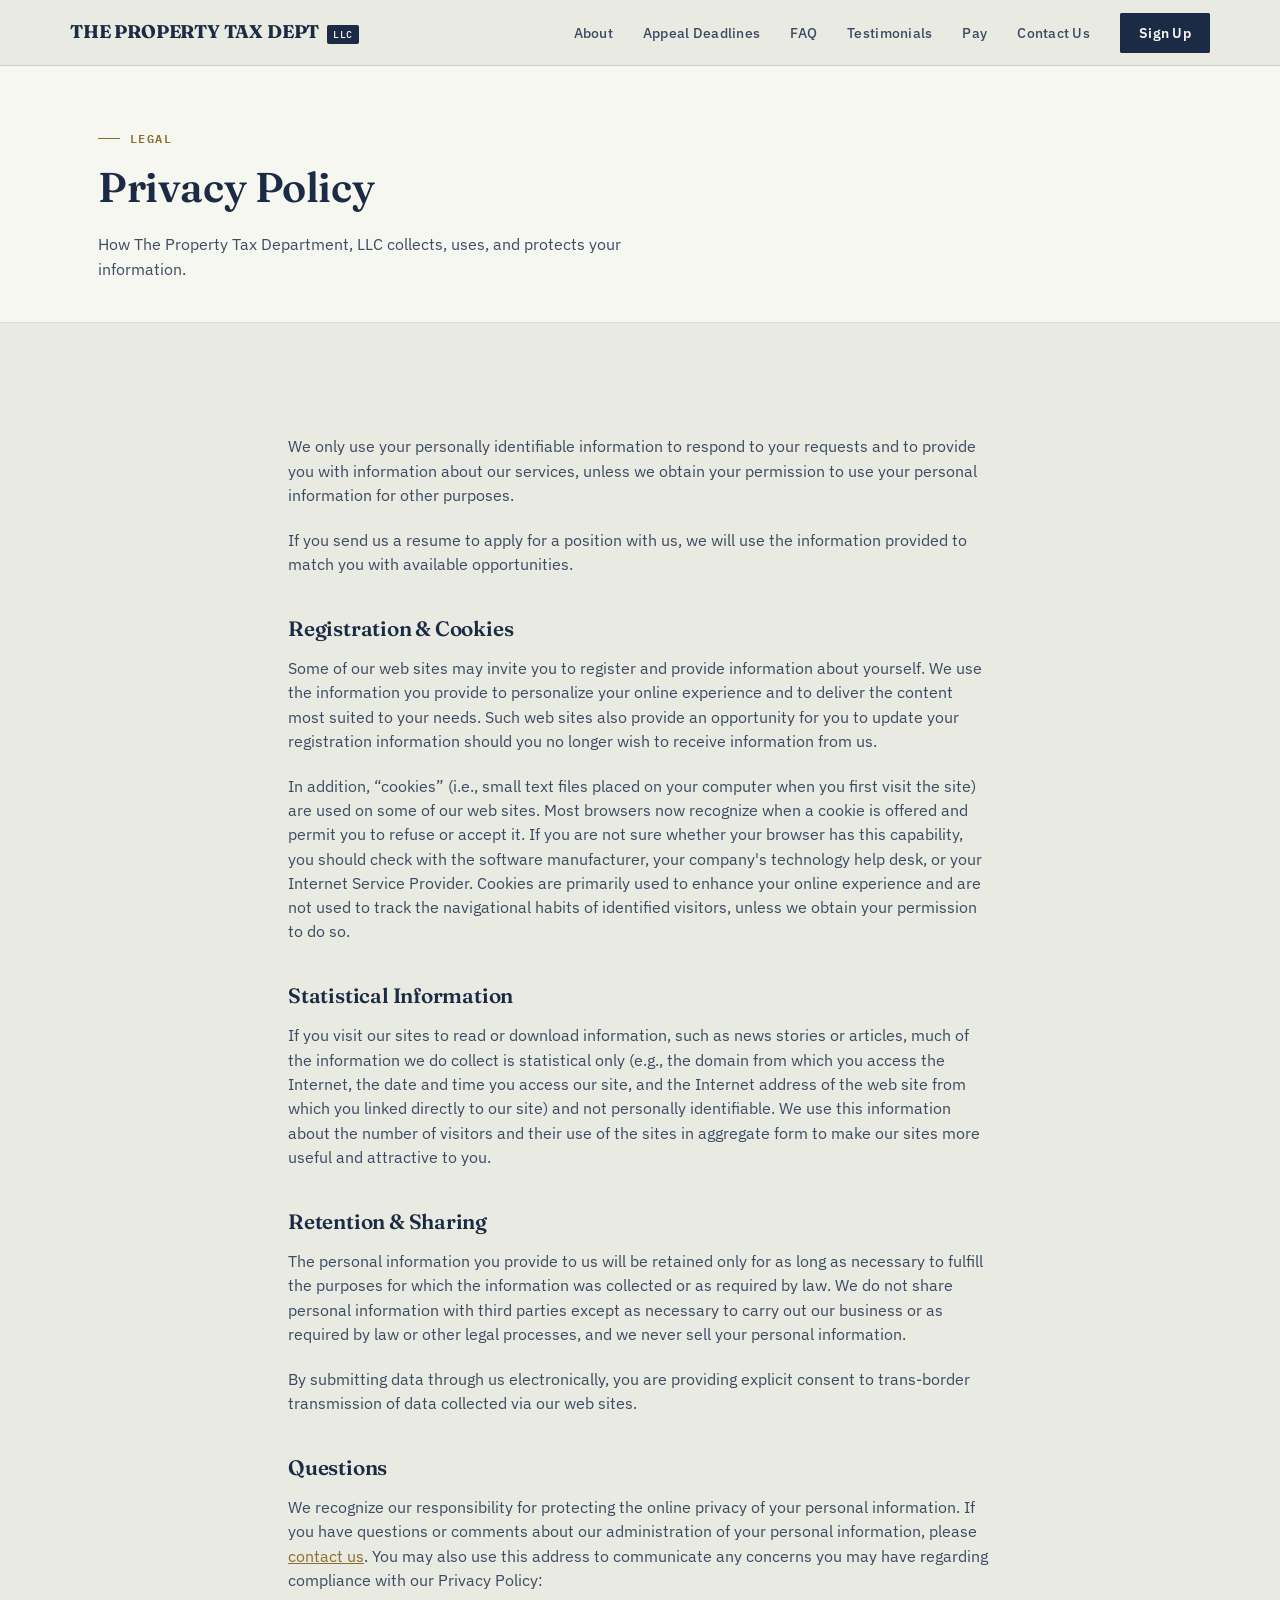
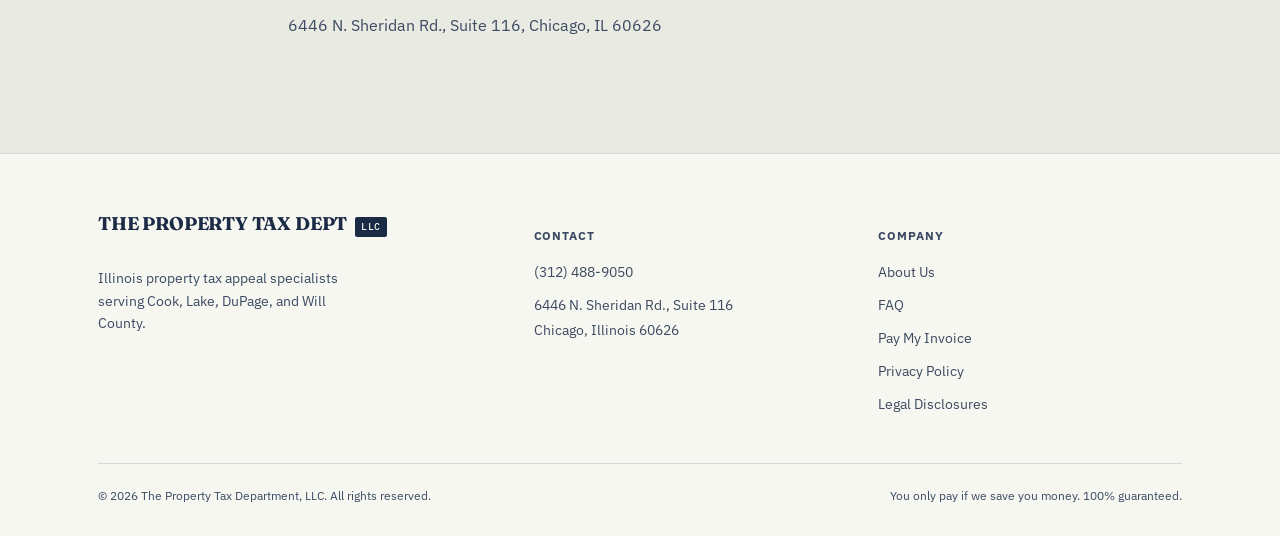
<file: privacy-policy.html>
<!DOCTYPE html>
<html lang="en">
<head>
<meta charset="UTF-8">
<meta name="viewport" content="width=device-width, initial-scale=1.0">
<title>Privacy Policy | The Property Tax Department, LLC</title>
<meta name="description" content="Privacy Policy for The Property Tax Department, LLC.">
<link rel="preconnect" href="https://fonts.googleapis.com">
<link href="https://fonts.googleapis.com/css2?family=Fraunces:opsz,wght@9..144,400;9..144,500;9..144,600;9..144,700&family=IBM+Plex+Sans:wght@400;500;600;700&family=IBM+Plex+Mono:wght@400;500;600&display=swap" rel="stylesheet">
<link rel="stylesheet" href="assets/site.css">
</head>
<body>

<header>
  <div class="wrap nav" id="navBar">
    <a href="index.html" class="logo" style="text-decoration:none;">THE PROPERTY TAX DEPT<span>LLC</span></a>
    <nav id="mainNav">
      <ul>
        <li><a href="index.html#about">About</a></li>
        <li><a href="index.html#deadlines">Appeal Deadlines</a></li>
        <li><a href="faq.html">FAQ</a></li>
        <li><a href="index.html#testimonials">Testimonials</a></li>
        <li><a href="pay.html">Pay</a></li>
        <li><a href="index.html#contact">Contact Us</a></li>
        <li><a href="calculator/index.html" class="nav-cta">Sign Up</a></li>
      </ul>
    </nav>
    <button class="menu-btn" id="menuBtn" aria-label="Toggle menu"><span></span><span></span><span></span></button>
  </div>
</header>

<div class="page-hero">
  <div class="wrap">
    <div class="eyebrow">Legal</div>
    <h1>Privacy Policy</h1>
    <p>How The Property Tax Department, LLC collects, uses, and protects your information.</p>
  </div>
</div>

<section>
  <div class="wrap prose">

    <p>
      We only use your personally identifiable information to respond to your requests and to
      provide you with information about our services, unless we obtain your permission to use
      your personal information for other purposes.
    </p>

    <p>
      If you send us a resume to apply for a position with us, we will use the information
      provided to match you with available opportunities.
    </p>

    <h2>Registration &amp; Cookies</h2>
    <p>
      Some of our web sites may invite you to register and provide information about yourself.
      We use the information you provide to personalize your online experience and to deliver
      the content most suited to your needs. Such web sites also provide an opportunity for you
      to update your registration information should you no longer wish to receive information
      from us.
    </p>
    <p>
      In addition, &ldquo;cookies&rdquo; (i.e., small text files placed on your computer when you
      first visit the site) are used on some of our web sites. Most browsers now recognize when a
      cookie is offered and permit you to refuse or accept it. If you are not sure whether your
      browser has this capability, you should check with the software manufacturer, your
      company's technology help desk, or your Internet Service Provider. Cookies are primarily
      used to enhance your online experience and are not used to track the navigational habits of
      identified visitors, unless we obtain your permission to do so.
    </p>

    <h2>Statistical Information</h2>
    <p>
      If you visit our sites to read or download information, such as news stories or articles,
      much of the information we do collect is statistical only (e.g., the domain from which you
      access the Internet, the date and time you access our site, and the Internet address of the
      web site from which you linked directly to our site) and not personally identifiable. We
      use this information about the number of visitors and their use of the sites in aggregate
      form to make our sites more useful and attractive to you.
    </p>

    <h2>Retention &amp; Sharing</h2>
    <p>
      The personal information you provide to us will be retained only for as long as necessary
      to fulfill the purposes for which the information was collected or as required by law. We
      do not share personal information with third parties except as necessary to carry out our
      business or as required by law or other legal processes, and we never sell your personal
      information.
    </p>
    <p>
      By submitting data through us electronically, you are providing explicit consent to
      trans-border transmission of data collected via our web sites.
    </p>

    <h2>Questions</h2>
    <p>
      We recognize our responsibility for protecting the online privacy of your personal
      information. If you have questions or comments about our administration of your personal
      information, please <a href="index.html#contact">contact us</a>. You may also use this
      address to communicate any concerns you may have regarding compliance with our Privacy
      Policy:
    </p>
    <p>6446 N. Sheridan Rd., Suite 116, Chicago, IL 60626</p>

  </div>
</section>

<footer id="contact">
  <div class="wrap">
    <div class="foot-grid">
      <div>
        <a href="index.html" class="logo" style="margin-bottom:14px; text-decoration:none; display:inline-flex;">THE PROPERTY TAX DEPT<span>LLC</span></a>
        <p style="color:var(--ink-soft); font-size:.9rem; max-width:34ch;">Illinois property tax appeal specialists serving Cook, Lake, DuPage, and Will County.</p>
      </div>
      <div>
        <h4>Contact</h4>
        <ul>
          <li><a href="tel:3124889050">(312) 488-9050</a></li>
          <li><a href="index.html#contact">6446 N. Sheridan Rd., Suite 116<br>Chicago, Illinois 60626</a></li>
        </ul>
      </div>
      <div>
        <h4>Company</h4>
        <ul>
          <li><a href="index.html#about">About Us</a></li>
          <li><a href="faq.html">FAQ</a></li>
          <li><a href="pay.html">Pay My Invoice</a></li>
          <li><a href="privacy-policy.html">Privacy Policy</a></li>
          <li><a href="legal-disclosures.html">Legal Disclosures</a></li>
        </ul>
      </div>
    </div>
    <div class="foot-bottom">
      <span>© 2026 The Property Tax Department, LLC. All rights reserved.</span>
      <span>You only pay if we save you money. 100% guaranteed.</span>
    </div>
  </div>
</footer>

<script>
  const menuBtn = document.getElementById('menuBtn');
  const mainNav = document.getElementById('mainNav');
  menuBtn.addEventListener('click', () => mainNav.classList.toggle('open'));
</script>

</body>
</html>
</file>
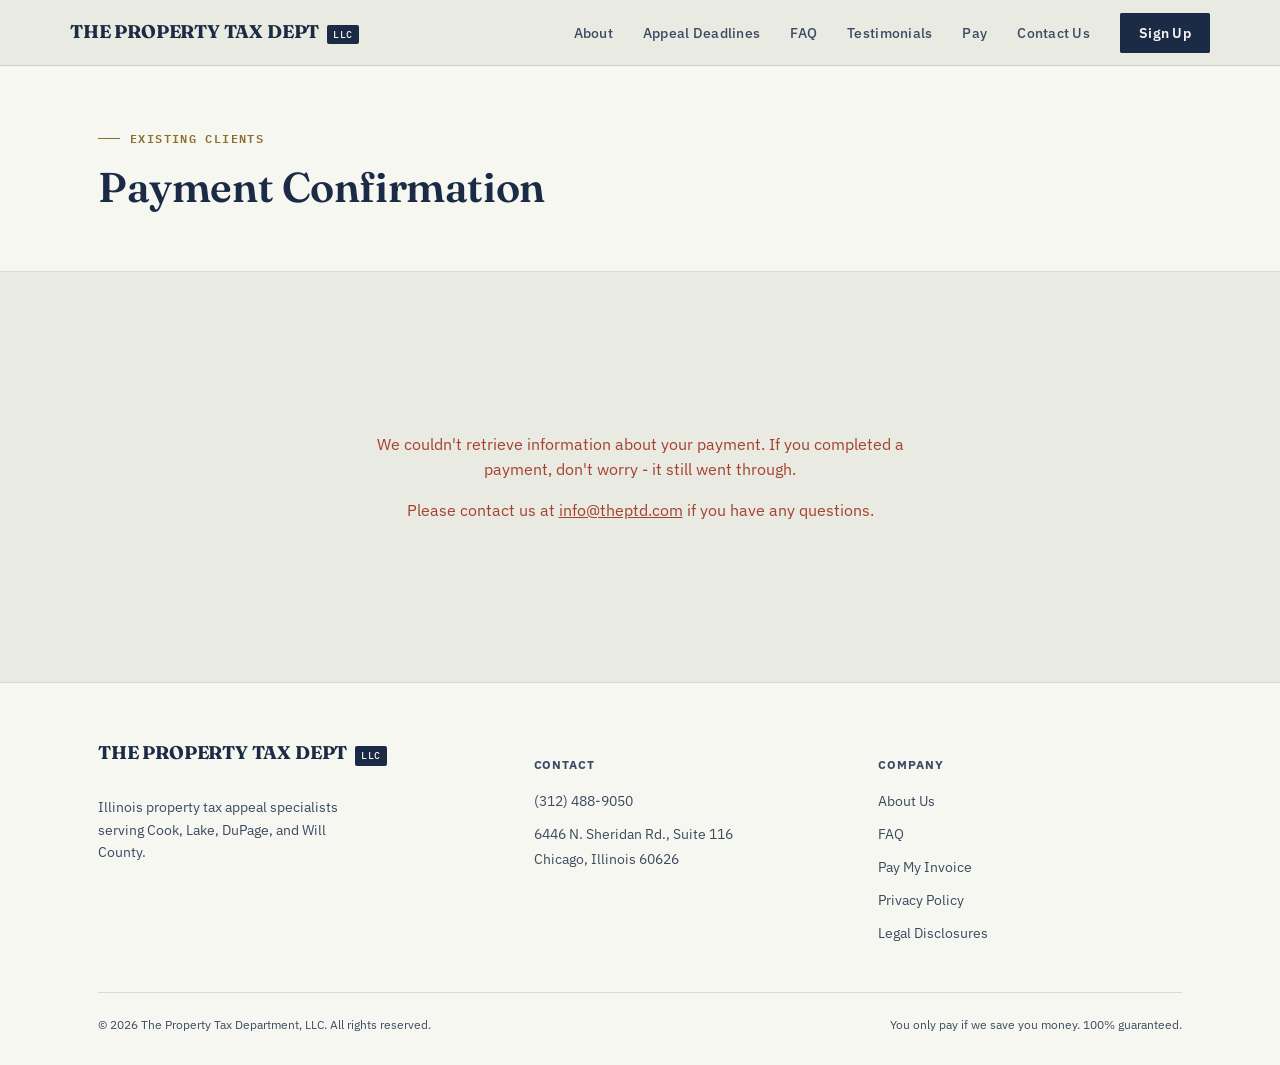
<file: payment/success.html>
<!DOCTYPE html>
<html lang="en">
<head>
<meta charset="UTF-8">
<title>Redirecting&hellip;</title>
<meta name="robots" content="noindex">
<script>location.replace('/payment-success.html' + location.search + location.hash);</script>
<noscript><meta http-equiv="refresh" content="0; url=/payment-success.html"></noscript>
</head>
<body>
<p>Redirecting to <a href="/payment-success.html">your payment confirmation</a>&hellip;</p>
</body>
</html>
</file>
<file: assets/site.css>
:root{
  --ink:#1C2B45;
  --ink-soft:#3C4A63;
  --paper:#E9EAE1;
  --paper-light:#F7F7F1;
  --card:#FAF9F4;
  --brass:#B08D3E;
  --brass-dark:#8C6F2E;
  --stamp:#A6402F;
  --savings:#3D6B57;
  --savings-light:#E4EEE8;
  --line: rgba(28,43,69,0.14);
  --radius: 4px;
  --shadow: 0 12px 32px rgba(28,43,69,0.10);
}
*{box-sizing:border-box;}
html{scroll-behavior:smooth;}
body{
  margin:0;
  background:var(--paper);
  color:var(--ink);
  font-family:'IBM Plex Sans', sans-serif;
  line-height:1.55;
  -webkit-font-smoothing:antialiased;
}
h1,h2,h3{
  font-family:'Fraunces', serif;
  font-weight:600;
  line-height:1.08;
  margin:0 0 .5em;
  letter-spacing:-0.01em;
}
.mono{
  font-family:'IBM Plex Mono', monospace;
}
a{color:inherit;}
.wrap{max-width:1140px; margin:0 auto; padding:0 28px;}
section{padding:96px 0;}
@media (max-width:720px){ section{padding:64px 0;} }

/* ---------- HEADER ---------- */
header{
  position:sticky; top:0; z-index:50;
  background:rgba(233,234,225,0.92);
  backdrop-filter:blur(8px);
  border-bottom:1px solid var(--line);
}
.nav{
  display:flex; align-items:center; justify-content:space-between;
  padding:18px 0;
}
.logo{
  font-family:'Fraunces', serif; font-weight:700; font-size:1.15rem;
  letter-spacing:-0.01em;
  display:flex; align-items:baseline; gap:8px;
}
.logo span{
  font-family:'IBM Plex Mono', monospace; font-weight:500; font-size:.62rem;
  background:var(--ink); color:var(--paper-light);
  padding:2px 6px; border-radius:2px; letter-spacing:.06em;
}
nav ul{list-style:none; display:flex; gap:30px; margin:0; padding:0;}
nav ul li a{
  text-decoration:none; font-size:.86rem; font-weight:500;
  color:var(--ink-soft); letter-spacing:.02em;
  padding-bottom:3px; border-bottom:1px solid transparent;
  transition:border-color .15s, color .15s;
}
nav ul li a:hover{color:var(--ink); border-color:var(--brass);}
.nav-cta{
  background:var(--ink); color:var(--paper-light) !important;
  padding:10px 18px; border-radius:2px; font-weight:600 !important;
  border:1px solid var(--ink) !important;
}
.nav-cta:hover{background:var(--ink-soft) !important; border-color:var(--ink-soft) !important;}
.menu-btn{display:none; background:none; border:none; cursor:pointer;}
.menu-btn span{display:block; width:22px; height:2px; background:var(--ink); margin:5px 0;}
@media (max-width:860px){
  nav ul{display:none;}
  .menu-btn{display:block;}
  nav.open ul{
    display:flex; flex-direction:column; gap:0;
    position:absolute; top:64px; left:0; right:0;
    background:var(--paper-light); border-bottom:1px solid var(--line);
    padding:8px 28px 20px;
  }
  nav.open ul li{padding:10px 0; border-bottom:1px solid var(--line);}
}

/* ---------- HERO ---------- */
.hero{padding-top:72px; padding-bottom:60px;}
.hero-grid{
  display:grid; grid-template-columns:1.05fr .95fr; gap:64px; align-items:center;
}
@media (max-width:900px){ .hero-grid{grid-template-columns:1fr;} }
.eyebrow{
  font-family:'IBM Plex Mono', monospace; font-size:.72rem; letter-spacing:.12em;
  text-transform:uppercase; color:var(--brass-dark); font-weight:600;
  display:flex; align-items:center; gap:10px; margin-bottom:18px;
}
.eyebrow::before{content:''; width:22px; height:1px; background:var(--brass-dark);}
.hero h1{font-size:clamp(2.3rem, 4.4vw, 3.4rem); color:var(--ink);}
.hero h1 em{font-style:normal; color:var(--stamp);}
.hero p.lede{font-size:1.14rem; color:var(--ink-soft); max-width:46ch; margin:0 0 30px;}
.hero-actions{display:flex; gap:16px; flex-wrap:wrap; margin-bottom:34px;}
.btn{
  display:inline-flex; align-items:center; gap:8px;
  padding:15px 26px; border-radius:2px; font-weight:600; font-size:.95rem;
  text-decoration:none; border:1px solid transparent; cursor:pointer;
  transition:transform .15s ease, box-shadow .15s ease;
}
.btn:hover{transform:translateY(-1px);}
.btn-primary{background:var(--stamp); color:#fff; box-shadow:0 8px 20px rgba(166,64,47,0.28);}
.btn-primary:hover{background:#8f3728;}
.btn-ghost{background:transparent; color:var(--ink); border-color:var(--ink);}
.btn-ghost:hover{background:var(--ink); color:var(--paper-light);}
.trust-row{display:flex; gap:28px; flex-wrap:wrap;}
.trust-item{display:flex; align-items:center; gap:8px; font-size:.82rem; color:var(--ink-soft); font-weight:500;}
.trust-item .dot{width:6px; height:6px; border-radius:50%; background:var(--savings);}

/* ---------- SIGNATURE: ASSESSMENT NOTICE CARD ---------- */
.notice-card{
  position:relative;
  background:var(--card);
  border:1px solid var(--line);
  box-shadow:var(--shadow);
  padding:34px 32px 30px;
  border-radius:2px;
  max-width:420px;
  margin-left:auto;
}
.notice-card::before{
  content:'';
  position:absolute; inset:8px;
  border:1px dashed rgba(28,43,69,0.18);
  pointer-events:none;
}
.notice-head{
  display:flex; justify-content:space-between; align-items:flex-start;
  border-bottom:1px solid var(--line); padding-bottom:14px; margin-bottom:18px;
}
.notice-head .tag{
  font-family:'IBM Plex Mono', monospace; font-size:.62rem; letter-spacing:.1em;
  color:var(--ink-soft); text-transform:uppercase;
}
.notice-head h3{font-size:1rem; margin:4px 0 0; font-family:'IBM Plex Mono', monospace; font-weight:600; letter-spacing:.02em;}
.notice-row{display:flex; justify-content:space-between; padding:9px 0; border-bottom:1px dotted var(--line); font-size:.86rem;}
.notice-row span:first-child{color:var(--ink-soft);}
.notice-row .val{font-family:'IBM Plex Mono', monospace; font-weight:500;}
.assessed-old{
  color:var(--stamp); text-decoration:line-through; text-decoration-thickness:1.5px;
}
.assessed-new{
  color:var(--savings); font-weight:600; font-size:1.05rem;
}
.notice-savings{
  margin-top:18px; background:var(--savings-light); border:1px solid rgba(61,107,87,0.25);
  padding:14px 16px; border-radius:2px;
  display:flex; justify-content:space-between; align-items:center;
}
.notice-savings .label{font-size:.72rem; text-transform:uppercase; letter-spacing:.08em; color:var(--savings); font-weight:600;}
.notice-savings .amount{font-family:'IBM Plex Mono', monospace; font-weight:600; font-size:1.3rem; color:var(--savings);}
.stamp{
  position:absolute; top:-18px; right:-16px;
  width:104px; height:104px; border-radius:50%;
  border:2.5px solid var(--brass);
  display:flex; align-items:center; justify-content:center;
  transform:rotate(-14deg);
  background:rgba(250,249,244,0.9);
  color:var(--brass-dark);
  font-family:'IBM Plex Mono', monospace; font-weight:700; font-size:.66rem;
  letter-spacing:.06em; text-align:center; text-transform:uppercase;
  line-height:1.35;
  box-shadow:0 4px 14px rgba(176,141,62,0.25);
}
.stamp::before, .stamp::after{
  content:''; position:absolute; border-radius:50%; border:1px solid var(--brass);
}
.stamp::before{inset:6px;}

/* ---------- GUARANTEE BAR ---------- */
.guarantee-bar{
  background:var(--ink); color:var(--paper-light); padding:0;
}
.guarantee-inner{
  display:grid; grid-template-columns:repeat(4,1fr); gap:0;
}
@media (max-width:800px){ .guarantee-inner{grid-template-columns:repeat(2,1fr);} }
.guarantee-item{
  padding:30px 24px; text-align:center; border-right:1px solid rgba(255,255,255,0.12);
}
.guarantee-item:last-child{border-right:none;}
.guarantee-item .g-label{font-weight:700; font-size:.95rem; letter-spacing:.02em;}
.guarantee-item .g-sub{font-size:.78rem; color:rgba(247,247,241,0.6); margin-top:4px;}

/* ---------- SECTION HEADERS ---------- */
.section-head{max-width:620px; margin-bottom:52px;}
.section-head .eyebrow{margin-bottom:14px;}
.section-head h2{font-size:clamp(1.7rem,3vw,2.3rem);}
.section-head p{color:var(--ink-soft); font-size:1.02rem;}

/* ---------- HOW IT WORKS ---------- */
.steps{
  display:grid; grid-template-columns:repeat(4,1fr); gap:2px;
  background:var(--line); border:1px solid var(--line);
}
@media (max-width:900px){ .steps{grid-template-columns:1fr 1fr;} }
@media (max-width:520px){ .steps{grid-template-columns:1fr;} }
.step{background:var(--card); padding:32px 26px;}
.step .num{
  font-family:'IBM Plex Mono', monospace; font-weight:600; font-size:.78rem;
  color:var(--brass-dark); display:block; margin-bottom:16px;
}
.step h3{font-size:1.08rem; font-family:'IBM Plex Sans', sans-serif; font-weight:700; margin-bottom:8px;}
.step p{font-size:.9rem; color:var(--ink-soft); margin:0;}

/* ---------- SERVICE AREA ---------- */
.counties{
  display:flex; flex-wrap:wrap; gap:12px;
}
.county-chip{
  border:1px solid var(--line); background:var(--card);
  padding:10px 18px; border-radius:2px; font-size:.86rem; font-weight:600;
  display:flex; align-items:center; gap:8px;
}
.county-chip .mono{font-size:.68rem; color:var(--brass-dark);}

/* ---------- TESTIMONIALS ---------- */
.testi-grid{
  display:grid; grid-template-columns:repeat(3,1fr); gap:22px;
}
@media (max-width:900px){ .testi-grid{grid-template-columns:1fr 1fr;} }
@media (max-width:600px){ .testi-grid{grid-template-columns:1fr;} }
.testi-card{
  background:var(--card); border:1px solid var(--line); border-radius:2px;
  padding:28px 24px; display:flex; flex-direction:column; gap:16px;
}
.testi-card .quote{font-size:.95rem; color:var(--ink); flex:1;}
.testi-card .quote::before{content:'\201C'; color:var(--brass); font-family:'Fraunces',serif; font-size:1.6rem; line-height:0; display:inline-block; margin-right:2px; vertical-align:-4px;}
.testi-name{
  font-family:'IBM Plex Mono', monospace; font-size:.76rem; font-weight:600;
  color:var(--ink-soft); border-top:1px solid var(--line); padding-top:12px;
  text-transform:uppercase; letter-spacing:.04em;
}

/* ---------- DEADLINES ---------- */
.deadline-wrap{
  background:var(--card); border:1px solid var(--line); border-radius:2px;
  padding:40px; display:flex; justify-content:space-between; align-items:center; gap:32px; flex-wrap:wrap;
}
.deadline-wrap h3{font-size:1.4rem; margin-bottom:8px;}
.deadline-wrap p{color:var(--ink-soft); margin:0; max-width:52ch;}
.deadline-note{
  font-family:'IBM Plex Mono', monospace; font-size:.72rem; color:var(--stamp);
  margin-top:10px; letter-spacing:.02em;
}

/* ---------- FAQ TEASER ---------- */
.faq-list{border-top:1px solid var(--line);}
.faq-item{border-bottom:1px solid var(--line); padding:22px 0; cursor:pointer;}
.faq-item .q{display:flex; justify-content:space-between; align-items:center; font-weight:600; font-size:1rem;}
.faq-item .q .plus{font-family:'IBM Plex Mono', monospace; color:var(--brass-dark); font-size:1.1rem; transition:transform .2s;}
.faq-item.open .q .plus{transform:rotate(45deg);}
.faq-item .a{max-height:0; overflow:hidden; transition:max-height .25s ease; font-size:.92rem; color:var(--ink-soft);}
.faq-item.open .a{max-height:240px; margin-top:12px;}

/* ---------- FINAL CTA ---------- */
.final-cta{
  background:var(--ink); color:var(--paper-light); text-align:center;
}
.final-cta h2{color:#fff; font-size:clamp(1.8rem,3.4vw,2.6rem); max-width:20ch; margin:0 auto 18px;}
.final-cta p{color:rgba(247,247,241,0.75); max-width:50ch; margin:0 auto 34px;}

/* ---------- FOOTER ---------- */
footer{background:var(--paper-light); border-top:1px solid var(--line); padding:56px 0 30px;}
.foot-grid{display:grid; grid-template-columns:1.3fr 1fr 1fr; gap:40px; margin-bottom:40px;}
@media (max-width:700px){ .foot-grid{grid-template-columns:1fr;} }
footer h4{font-size:.76rem; text-transform:uppercase; letter-spacing:.08em; color:var(--ink-soft); margin-bottom:14px;}
footer ul{list-style:none; margin:0; padding:0;}
footer ul li{margin-bottom:8px;}
footer ul li a{text-decoration:none; font-size:.9rem; color:var(--ink); opacity:.85;}
footer ul li a:hover{opacity:1; color:var(--brass-dark);}
.foot-bottom{
  border-top:1px solid var(--line); padding-top:22px; display:flex; justify-content:space-between;
  flex-wrap:wrap; gap:10px; font-size:.78rem; color:var(--ink-soft);
}

/* ================================================================
   INTERIOR / SIMPLE CONTENT PAGES (Privacy, Legal, Pay, etc.)
   ================================================================ */

.page-hero{
  padding:64px 0 40px;
  border-bottom:1px solid var(--line);
  background:var(--paper-light);
}
.page-hero h1{font-size:clamp(2rem,4vw,2.6rem);}
.page-hero p{color:var(--ink-soft); font-size:1.02rem; max-width:60ch; margin:0;}

.prose{max-width:760px;}
.prose h2{font-size:1.3rem; margin-top:2em;}
.prose h2:first-child{margin-top:0;}
.prose p{color:var(--ink-soft); margin-bottom:1.3em; font-size:.98rem;}
.prose .updated{
  font-family:'IBM Plex Mono', monospace; font-size:.74rem; color:var(--brass-dark);
  text-transform:uppercase; letter-spacing:.06em; display:block; margin-bottom:2.2em;
}
.prose a{color:var(--brass-dark); text-decoration:underline;}

/* Simple notice/alert box (e.g. Pay page technical notice) */
.notice-box{
  background:var(--savings-light); border:1px solid rgba(61,107,87,0.3);
  padding:20px 24px; border-radius:2px; margin:24px 0;
  font-size:.92rem; color:var(--ink);
}
.notice-box.-warning{
  background:#FBEAE7; border-color:rgba(166,64,47,0.3);
}
.notice-box strong{display:block; margin-bottom:6px; font-family:'IBM Plex Mono', monospace; font-size:.74rem; text-transform:uppercase; letter-spacing:.06em;}

/* Simple lookup form (Pay page) */
.simple-form{
  background:var(--card); border:1px solid var(--line); border-radius:2px;
  padding:32px; max-width:480px; margin-top:24px;
}
.simple-form label{display:block; font-weight:600; font-size:.85rem; margin-bottom:8px;}
.simple-form input{
  width:100%; padding:13px; border:1px solid var(--line); background:var(--paper-light);
  font-family:'IBM Plex Sans', sans-serif; font-size:.95rem; margin-bottom:16px; border-radius:2px;
}
</file>
